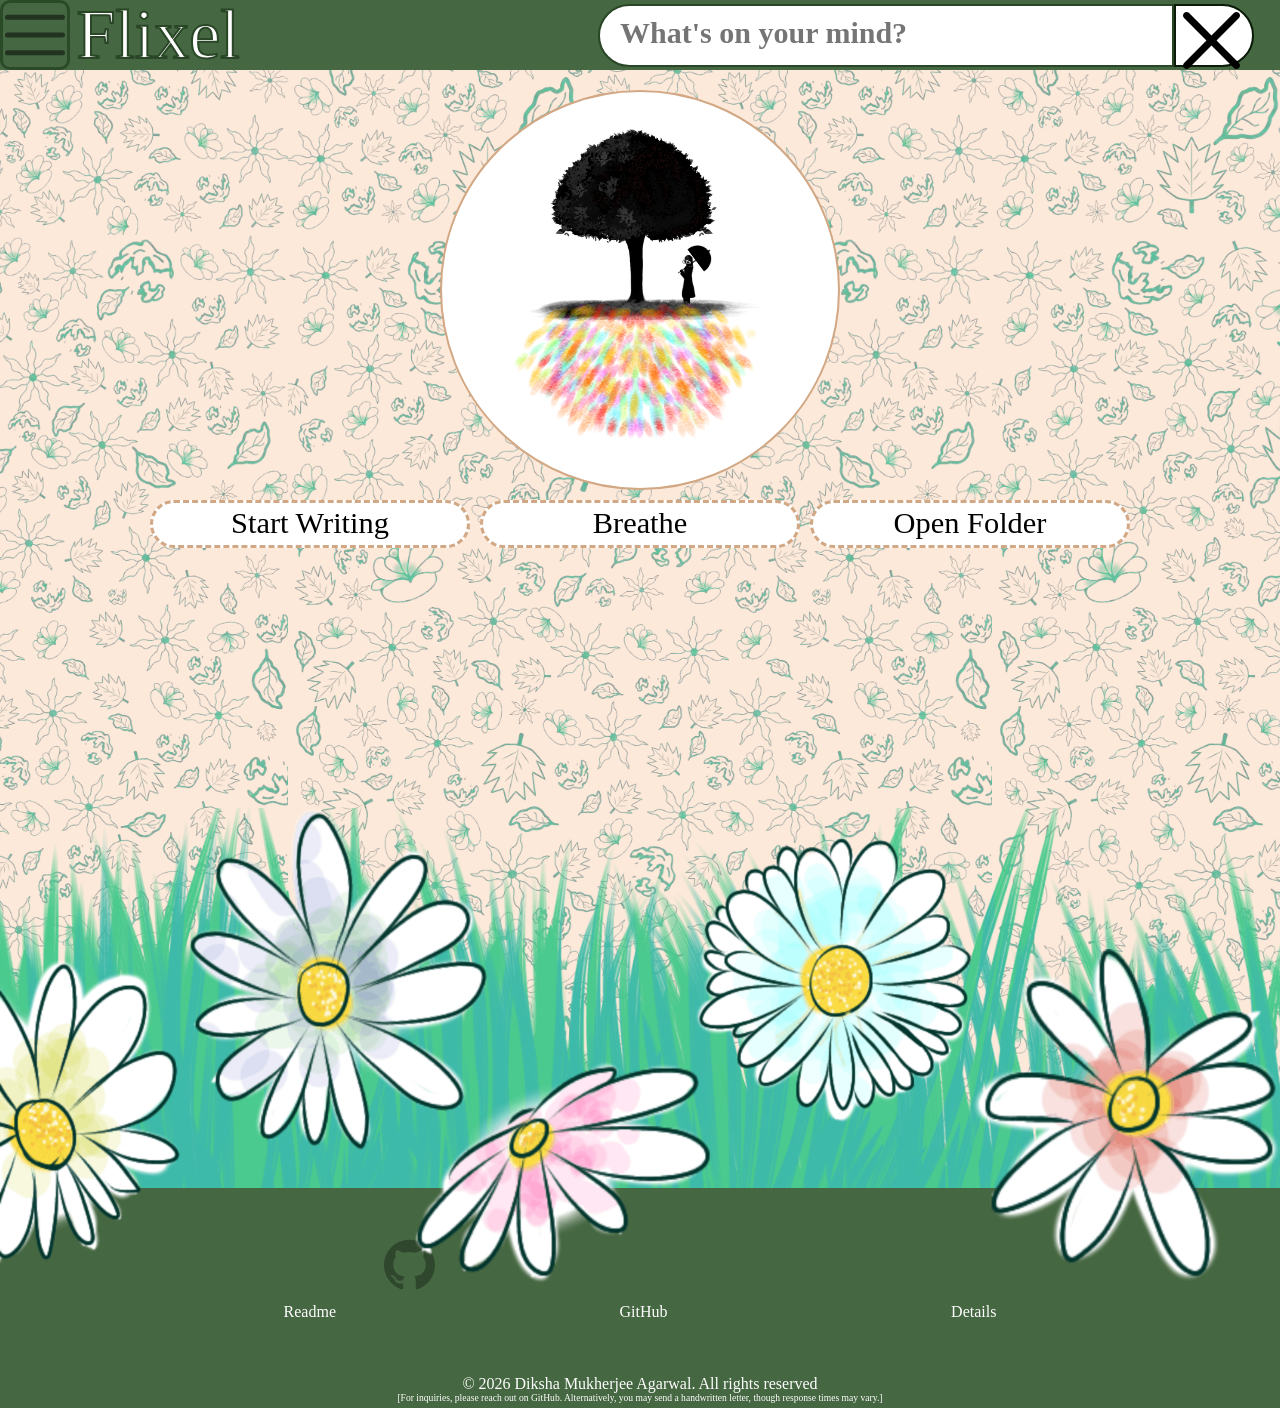
<file: index.html>
<!DOCTYPE html>
<html lang="en">
 
<!-- For designing the layout and functioning of the page -->
 
  <head>
    <meta charset="UTF-8">
    <meta name="viewport" content="width=device-width, initial-scale=1.0">
    
    <title>flixel</title>
   
    <link rel="stylesheet" href="styles/style.css">
   
    <script src="javaScript(client side)/script.js" defer></script>

  </head>

  <!-- Elements which will be visible on the page -->
  
  <body>

   
    <header>

      <button class="hamburger-icon  js-hamburger-icon">
          
        <img src="assets/icons/menu-burger.svg">
      
      </button>
      
      <div class="logo">
        <p>Flixel</p>
      </div>


        <div class="search-box js-search-box">

          <input class="search-bar js-search-bar" type="text" placeholder="What's on your mind?">
          
          <button class="cross-icon js-cross-icon">

            <img src="assets\icons\cross.svg">
          
          </button>

          <ul class="suggestion-box js-suggestion-box">

            <li>Happy</li>
            <li>Sad</li>
            <li>demotivating</li>
            <li>need motivation</li>

            <li id="others-option" style="display: none;">others</li>

          </ul>

        </div>

    </header>

    <navbar class="navbar js-navbar">

      <div class="cross js-cross">
        <button><img src="assets\icons\cross.svg"></button>
      </div>

      <ul>
        <li><a href="HTML/writing.html">Start Writing</a></li>
        <li><a href="HTML/breathe.html">Breathe</a></li>
        <li><a href="HTML/folder.html">Open folder</a></li>
        <li><a href="https://github.com/Diksha-MukherjeeAgarwal/Flixel/blob/main/readme.md">Readme</a></li>
        <li><a href="https://github.com/Diksha-MukherjeeAgarwal/Flixel">GitHub</a></li>
        <li><a href="https://github.com/Diksha-MukherjeeAgarwal/Flixel/blob/main/details.md">Details</a></li>
      </ul>

    </navbar>
    
    <div class="overlay js-overlay"></div>
    
    <div class="output js-output"></div>
    
    <main>

      <div class="tree-sketch js-intraBox">

        <img src="assets/tree/tree.png" alt="a branch of a tree" class="branch">

        <img src="assets/tree/roots.png" alt="colorful bleed down the tree" class="roots">

        <img src="assets/tree/pose_down.png" alt="a branch of a tree" class="pose-down">

        <img src="assets/tree/umbrella.png" alt="a branch of a tree" class="umbrella">

        <img src="assets/tree/grass_sihouette.png" class="grass-shadow">

        <div class="leaves">

          <img src="assets/tree/leaf-1.png" class="leaf-1 leaf">
          <img src="assets/tree/leaf-2.png" class="leaf-2 leaf">
          <img src="assets/tree/leaf-3.png" class="leaf-3 leaf">
          <img src="assets/tree/leaf-4.png" class="leaf-4 leaf">
          <img src="assets/tree/leaf-5.png" class="leaf-5 leaf">
          <img src="assets/tree/leaf-6.png" class="leaf-6 leaf">
          <img src="assets/tree/leaf-7.png" class="leaf-7 leaf">
          <img src="assets/tree/leaf-8.png" class="leaf-8 leaf">
          <img src="assets/tree/leaf-9.png" class="leaf-9 leaf">
          <img src="assets/tree/leaf-10.png" class="leaf-10 leaf">
          <img src="assets/tree/leaf-11.png" class="leaf-11 leaf">
          <img src="assets/tree/leaf-12.png" class="leaf-12 leaf">

        </div>
      
      </div>

      <div class="div-buttons">
        <button  class="buttons js-button-startwriting">Start Writing</button>
        <button class="buttons js-button-breathe" >Breathe</button>
        <button class="buttons js-button-openfolder">Open Folder</button>
      </div>

    </main>
   
    <footer>
    
      <div class="footer-box">
       
        <a href="https://github.com/Diksha-MukherjeeAgarwal/Flixel" class="github-icon"><img src="assets\icons\github.svg"></a>

        <div class="footer-hyperlinks">
          <a href="https://github.com/Diksha-MukherjeeAgarwal/Flixel/blob/main/readme.md">Readme</a>
          <a href="https://github.com/Diksha-MukherjeeAgarwal/Flixel">GitHub</a>
          <a href="https://github.com/Diksha-MukherjeeAgarwal/Flixel/blob/main/details.md">Details</a>
        </div>

        <div class="copyright">© 2026 Diksha Mukherjee Agarwal. All rights reserved </div>
        <p class="contact">[For inquiries, please reach out on GitHub. Alternatively, you may send a handwritten letter, though response times may vary.]</p>

      </div>
      <img src="assets/background/Flowers.png" alt="a flower decoration" class="footer-flowers">
      <img src="assets/background/grass.png" alt="a grass decoration" class="footer-grass">
    
    </footer>

  </body>

</html>
</file>
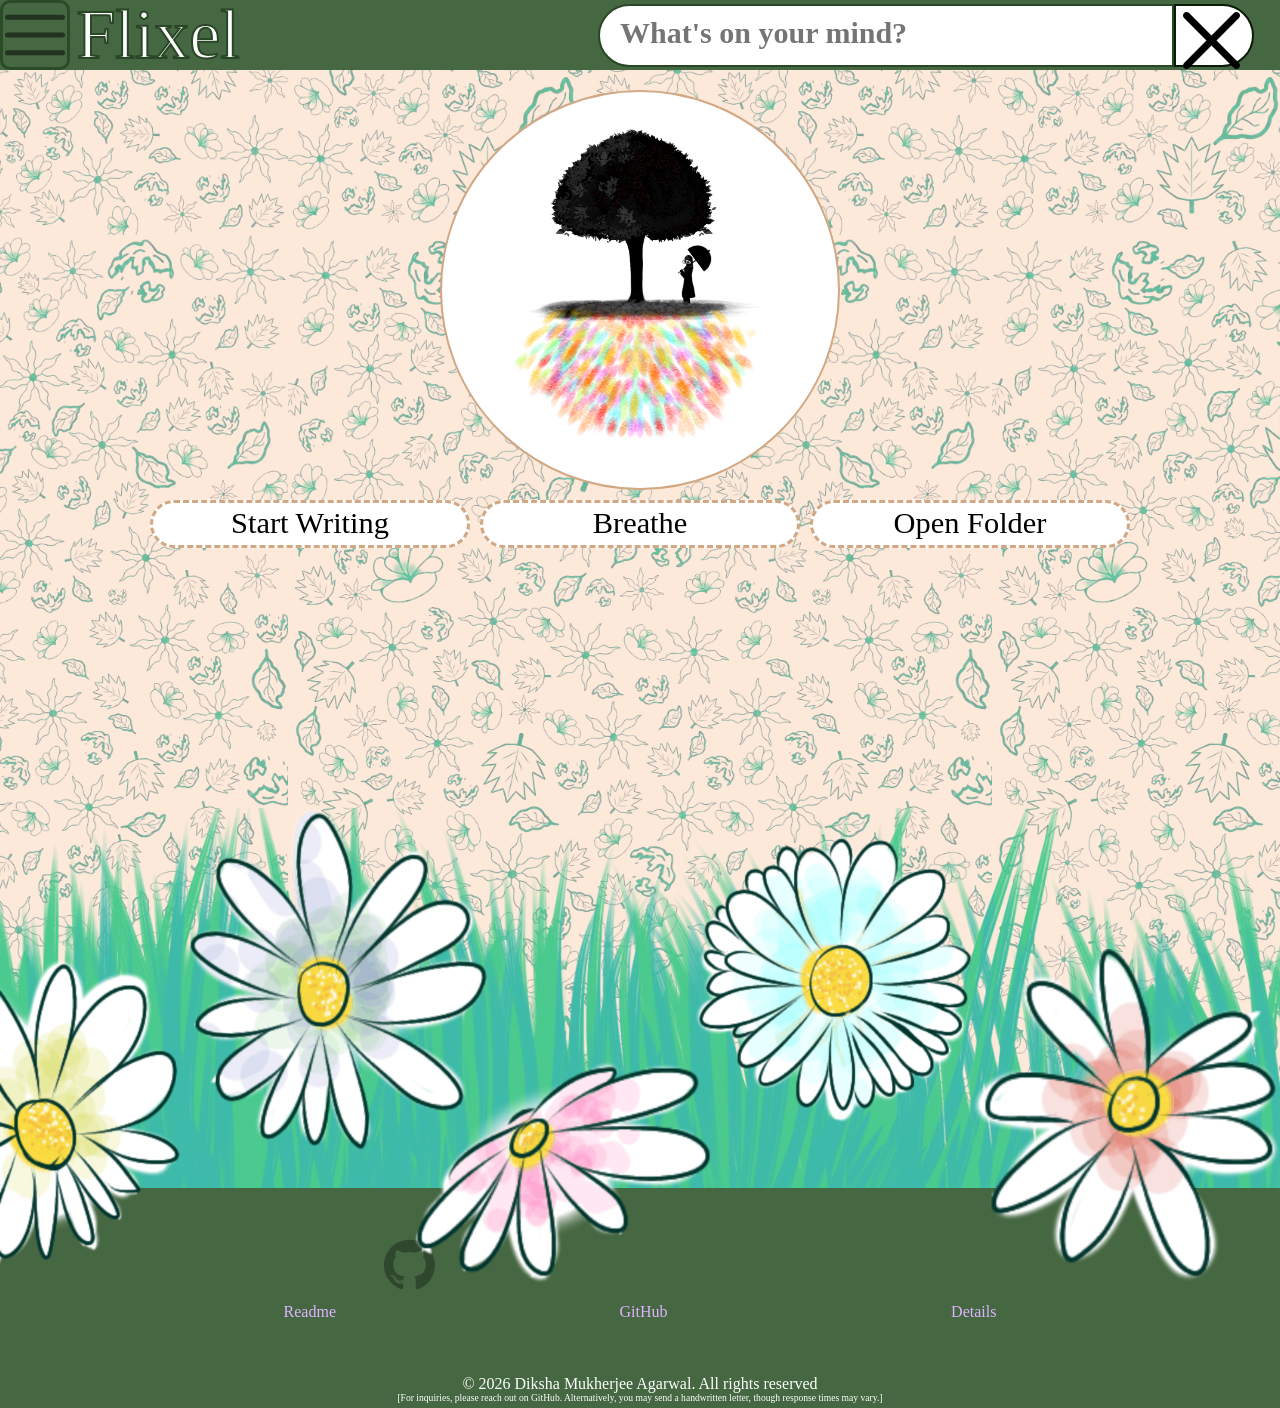
<file: code/index.html>
<!DOCTYPE html>
<html lang="en">
 
<!-- For designing the layout and functioning of the page -->
 
  <head>
    <meta charset="UTF-8">
    <meta name="viewport" content="width=device-width, initial-scale=1.0">
    
    <title>flixel</title>
   
    <link rel="stylesheet" href="style.css">
   
    <script src="script.js" defer></script>

  </head>

  <!-- Elements which will be visible on the page -->
  
  <body>

   
    <header>

      <button class="hamburger-icon  js-hamburger-icon">
          
        <img src="../assets/icons/menu-burger.svg">
      
      </button>
      
      <div class="logo">
        <p>Flixel</p>
      </div>


        <div class="search-box js-search-box">

          <input class="search-bar js-search-bar" type="text" placeholder="What's on your mind?">
          
          <button class="cross-icon js-cross-icon">

            <img src="..\assets\icons\cross.svg">
          
          </button>

          <ul class="suggestion-box js-suggestion-box">

            <li>Happy</li>
            <li>Sad</li>
            <li>demotivating</li>
            <li>need motivation</li>

            <li id="others-option" style="display: none;">others</li>

          </ul>

        </div>

    </header>

    <navbar class="navbar js-navbar">

      <div class="cross js-cross">
        <button><img src="..\assets\icons\cross.svg"></button>
      </div>

      <ul>
        <li><a href="">Start Writing</a></li>
        <li><a href="">Breathe</a></li>
        <li><a href="">Open folder</a></li>
        <li><a href="">Readme</a></li>
        <li><a href="">GitHub</a></li>
        <li><a href="">Details</a></li>
      </ul>

    </navbar>
    
    <div class="overlay js-overlay"></div>
    
    <div class="output js-output"></div>
    
    <main>

      <div class="tree-sketch js-intraBox">

        <img src="../assets/tree/tree.png" alt="a branch of a tree" class="branch">

        <img src="../assets/tree/roots.png" alt="colorful bleed down the tree" class="roots">

        <img src="../assets/tree/pose_down.png" alt="a branch of a tree" class="pose-down">

        <img src="../assets/tree/umbrella.png" alt="a branch of a tree" class="umbrella">

        <img src="../assets/tree/grass_sihouette.png" class="grass-shadow">

        <div class="leaves">

          <img src="../assets/tree/leaf-1.png" class="leaf-1 leaf">
          <img src="../assets/tree/leaf-2.png" class="leaf-2 leaf">
          <img src="../assets/tree/leaf-3.png" class="leaf-3 leaf">
          <img src="../assets/tree/leaf-4.png" class="leaf-4 leaf">
          <img src="../assets/tree/leaf-5.png" class="leaf-5 leaf">
          <img src="../assets/tree/leaf-6.png" class="leaf-6 leaf">
          <img src="../assets/tree/leaf-7.png" class="leaf-7 leaf">
          <img src="../assets/tree/leaf-8.png" class="leaf-8 leaf">
          <img src="../assets/tree/leaf-9.png" class="leaf-9 leaf">
          <img src="../assets/tree/leaf-10.png" class="leaf-10 leaf">
          <img src="../assets/tree/leaf-11.png" class="leaf-11 leaf">
          <img src="../assets/tree/leaf-12.png" class="leaf-12 leaf">

        </div>
      
      </div>

      <div class="div-buttons">
        <button  class="buttons js-button-startwriting">Start Writing</button>
        <button class="buttons js-button-breathe" >Breathe</button>
        <button class="buttons js-button-openfolder">Open Folder</button>
      </div>

    </main>
   
    <footer>
    
      <div class="footer-box">
       
        <a href="" class="github-icon"><img src="..\assets\icons\github.svg"></a>

        <div class="footer-hyperlinks">
          <a href=""> Readme</a>
          <a href="">GitHub</a>
          <a href="">Details</a>
        </div>

        <div class="copyright">© 2026 Diksha Mukherjee Agarwal. All rights reserved </div>
        <p class="contact">[For inquiries, please reach out on GitHub. Alternatively, you may send a handwritten letter, though response times may vary.]</p>

      </div>
      <img src="../assets/background/Flowers.png" alt="a flower decoration" class="footer-flowers">
      <img src="../assets/background/grass.png" alt="a grass decoration" class="footer-grass">
    
    </footer>

  </body>

</html>
</file>
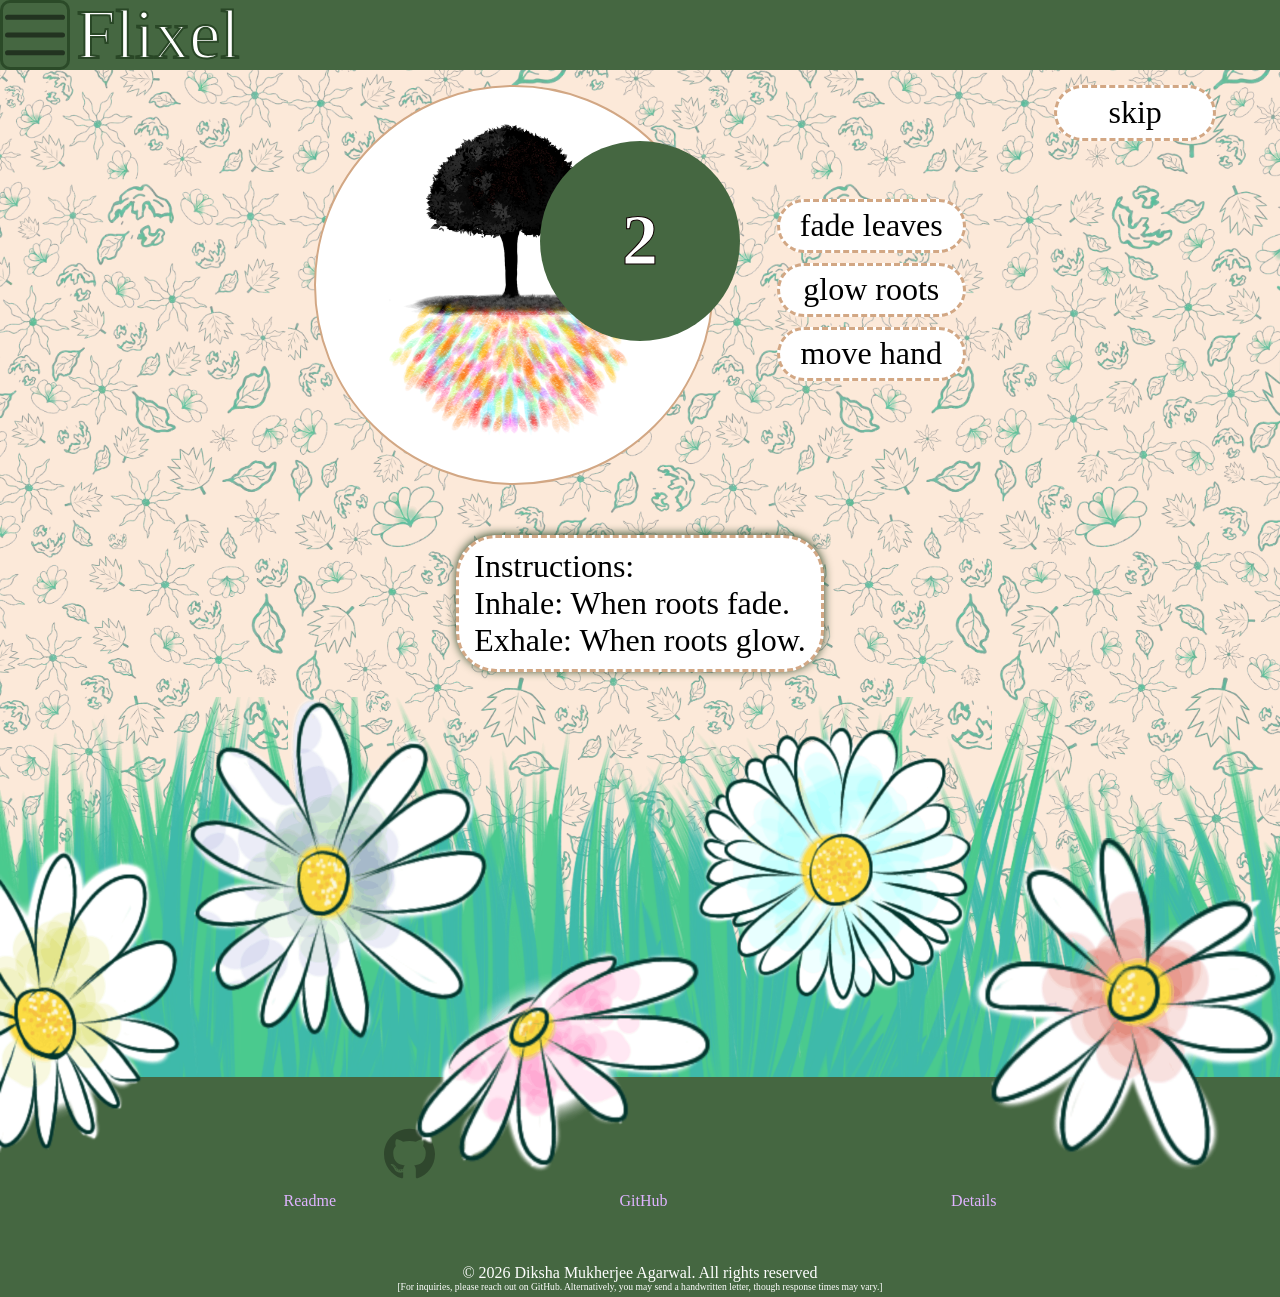
<file: code/breathe.html>
<!DOCTYPE html>
<html lang="en">
 
  <head>
    <meta charset="UTF-8">
    <meta name="viewport" content="width=device-width, initial-scale=1.0">
    
    <title>Breathe</title>
   
    <link rel="stylesheet" href="breathe_style.css">
   
    <script src="breathe_js.js" defer></script>

  </head>

  
  <body>

   
    <header>
      
      <button class="hamburger-icon js-hamburger-icon"><img src="../assets/icons/menu-burger.svg"></button>

        
      <navbar class="navbar js-navbar">

        <div class="cross js-cross">
          <button><img src="..\assets\icons\cross.svg"></button>
        </div>

        <ul>
          <li><a href="">Start Writing</a></li>
          <li><a href="">Breathe</a></li>
          <li><a href="">Open folder</a></li>
          <li><a href="">Readme</a></li>
          <li><a href="">GitHub</a></li>
          <li><a href="">Details</a></li>
        </ul>

      </navbar>
      
      <div class="overlay js-overlay"></div>
      
      <div class="logo"> Flixel </div>
    
    </header>

    <main>
    
    <div class="count-UI js-count-UI">

      <div class="div-skipbutton"> <button class="js-skip-button play-button">skip</button> </div>
      <div class="div-count js-div-count"></div>

    </div>
   
      <div class="row-1">

        <div class="tree-sketch js-intraBox">

          <img src="../assets/tree/tree.png" alt="a branch of a tree" class="branch">

          <img src="../assets/tree/roots.png" alt="colorful bleed down the tree" class="roots js-roots">

          <img src="../assets/tree/pose_down.png" class="pose-down">

          <!-- <img src="../assets/tree/pose_up.png" class="pose-down"> -->

          <img src="../assets/tree/umbrella.png" alt="a branch of a tree" class="umbrella js-umbrella">

          <img src="../assets/tree/grass_sihouette.png" class="grass-shadow">

          <div class="leaves">

            <img src="../assets/tree/leaf-1.png" class="leaf-1 leaf js-leaf">
            <img src="../assets/tree/leaf-2.png" class="leaf-2 leaf js-leaf">
            <img src="../assets/tree/leaf-3.png" class="leaf-3 leaf js-leaf">
            <img src="../assets/tree/leaf-4.png" class="leaf-4 leaf js-leaf">
            <img src="../assets/tree/leaf-5.png" class="leaf-5 leaf js-leaf">
            <img src="../assets/tree/leaf-6.png" class="leaf-6 leaf js-leaf">
            <img src="../assets/tree/leaf-7.png" class="leaf-7 leaf js-leaf">
            <img src="../assets/tree/leaf-8.png" class="leaf-8 leaf js-leaf">
            <img src="../assets/tree/leaf-9.png" class="leaf-9 leaf js-leaf">
            <img src="../assets/tree/leaf-10.png" class="leaf-10 leaf js-leaf">
            <img src="../assets/tree/leaf-11.png" class="leaf-11 leaf js-leaf">
            <img src="../assets/tree/leaf-12.png" class="leaf-12 leaf js-leaf">

          </div>
        
       
        </div>

        
        <div class="play-buttons">

          <button class="play-button js-fadeleaves-button">fade leaves</button>
          <button class="play-button js-glowroots-button">glow roots</button>
          <button class="play-button js-movehand-button">move hand</button>
         
        </div>
     
      </div>

      <div class="instructions js-instructions">Instructions:
        <br>
        Inhale: When roots fade.
        <br>
        Exhale: When roots glow.
      </div>

      
    </main>
   
    <footer>
    
      <div class="footer-box">
        
        <a href="" class="github-icon"><img src="..\assets\icons\github.svg"></a>

        <div class="footer-hyperlinks">
          <a href=""> Readme</a>
          <a href="">GitHub</a>
          <a href="">Details</a>
        </div>

        <div class="copyright">© 2026 Diksha Mukherjee Agarwal. All rights reserved </div>
        <p class="contact">[For inquiries, please reach out on GitHub. Alternatively, you may send a handwritten letter, though response times may vary.]</p>

      </div>
      
      <img src="../assets/background/Flowers.png" alt="a flower decoration" class="footer-flowers">
      <img src="../assets/background/grass.png" alt="a grass decoration" class="footer-grass">
    
    </footer>

  </body>

</html>
</file>
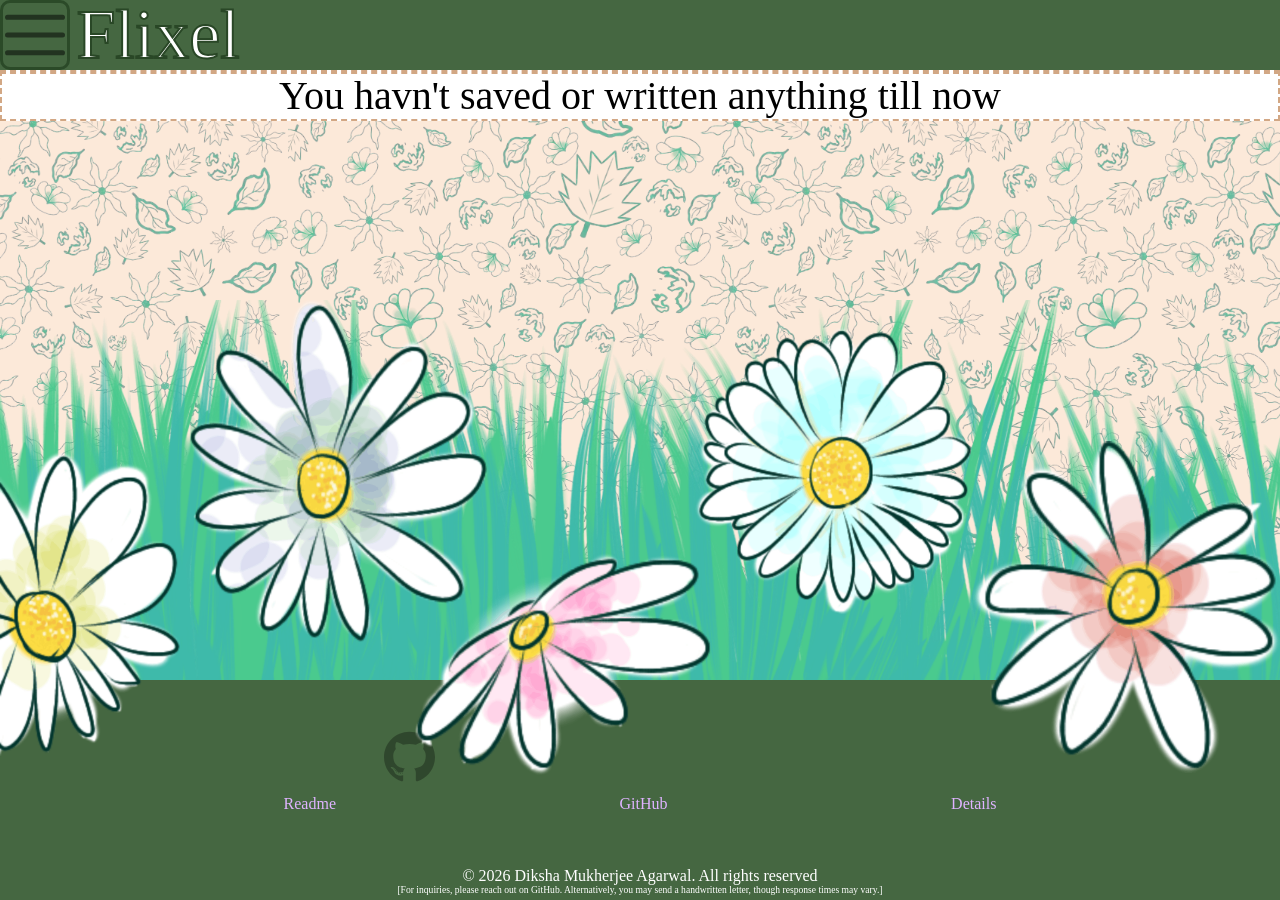
<file: code/folder.html>
<!DOCTYPE html>
<html lang="en">
 
 <!-- For designing the layout and functioning of the page -->
 
  <head>
    <meta charset="UTF-8">
    <meta name="viewport" content="width=device-width, initial-scale=1.0">

    <title>Folder</title>

    <link rel="stylesheet" href="folder_style.css">

    <script src="folder_js.js" defer></script>

  </head>

  <body>

    <header>
      
      <button class="hamburger-icon js-hamburger-icon"><img src="../assets/icons/menu-burger.svg"></button>

        
      <navbar class="navbar js-navbar">

        <div class="cross js-cross">
          <button><img src="..\assets\icons\cross.svg"></button>
        </div>

        <ul>
          <li><a href="">Start Writing</a></li>
          <li><a href="">Breathe</a></li>
          <li><a href="">Open folder</a></li>
          <li><a href="">Readme</a></li>
          <li><a href="">GitHub</a></li>
          <li><a href="">Details</a></li>
        </ul>

      </navbar>
      
      <div class="overlay js-overlay"></div>
      
      <div class="logo"> Flixel </div>
    
    </header>

    <main>

      <div class="file-container js-file-container">
       
        <div class="file js-file">
        
        </div>

      </div>

      <div class="folder-box js-folder-box"></div>

      <div class="notice">You havn't saved or written anything till now</div>
     
    </main>

    <footer>
      
      <img src="../assets/background/Flowers.png" alt="a flower decoration" class="footer-flowers">
      <img src="../assets/background/grass.png" alt="a grass decoration" class="footer-grass"> 
   
      <div class="footer-box">

        <a href="" class="github-icon"><img src="..\assets\icons\github.svg"></a>

        <div class="footer-hyperlinks">
          <a href=""> Readme</a>
          <a href="">GitHub</a>
          <a href="">Details</a>
        </div>

        <div class="copyright">© 2026 Diksha Mukherjee Agarwal. All rights reserved </div>
        <p class="contact">[For inquiries, please reach out on GitHub. Alternatively, you may send a handwritten letter, though response times may vary.]</p>

      </div>
    
    </footer>

  </body>

</html>
</file>
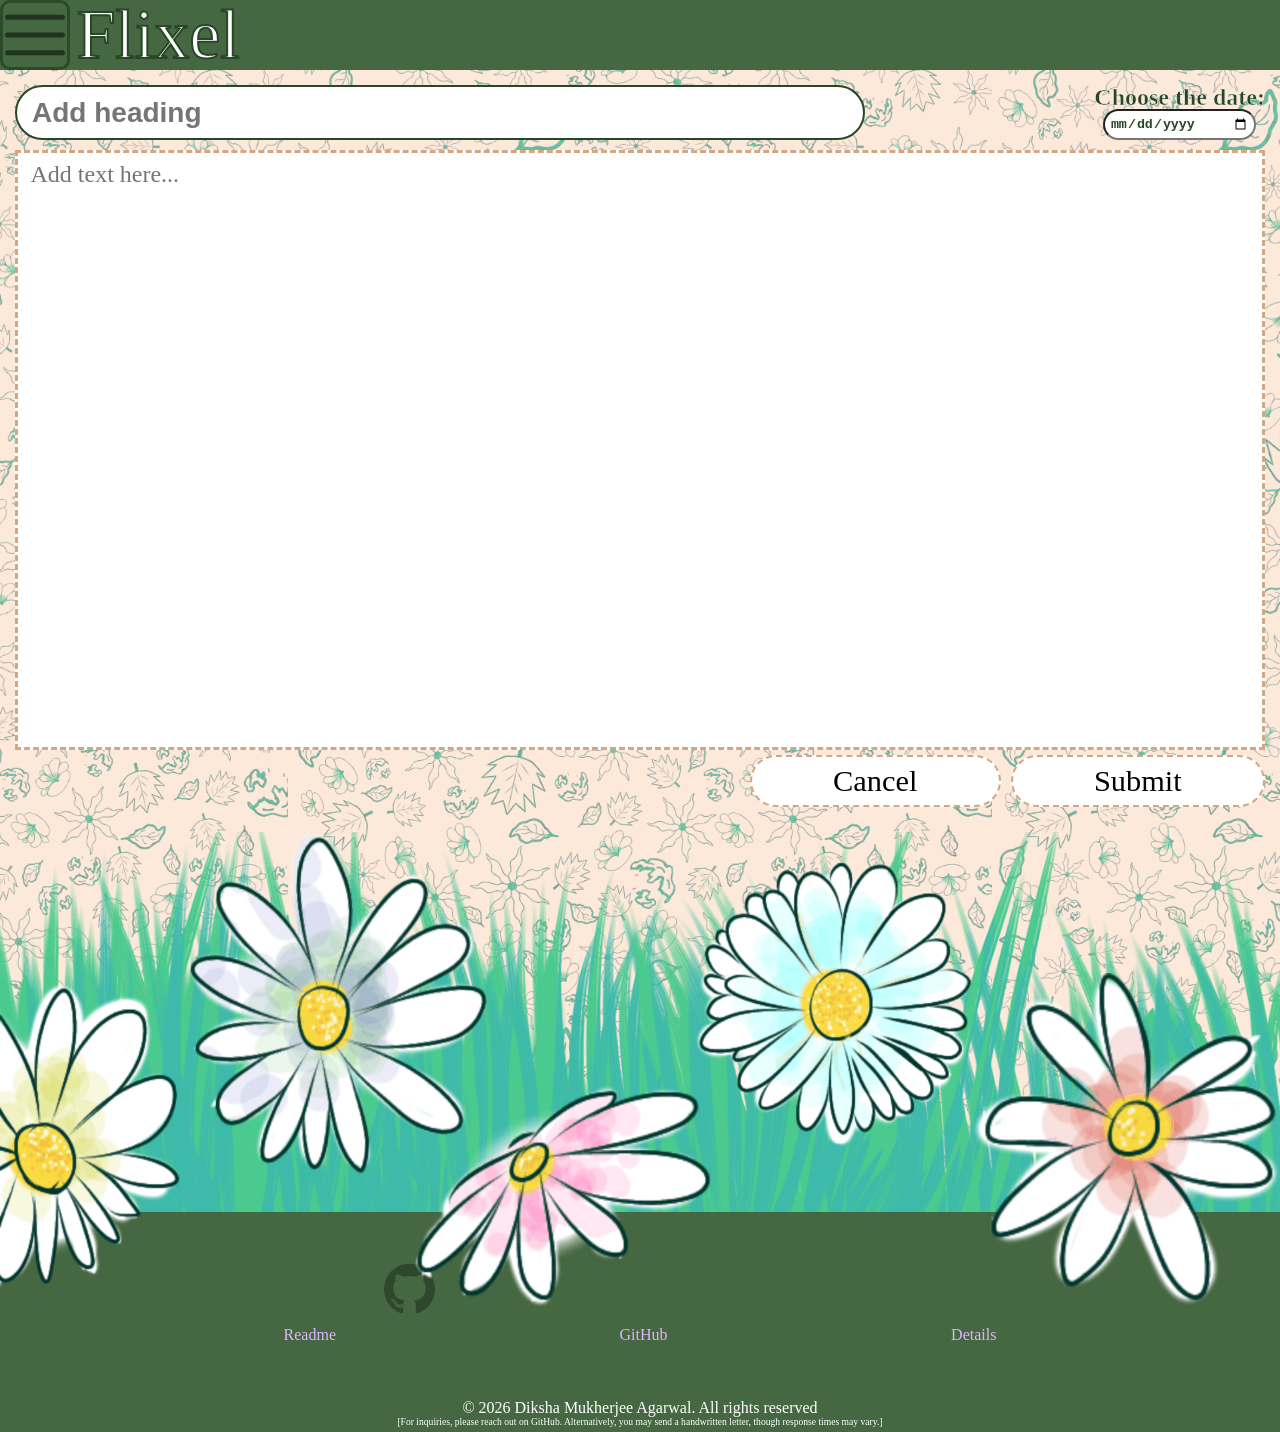
<file: code/writing.html>
<!DOCTYPE html>
<html lang="en">
 
 <!-- For designing the layout and functioning of the page -->
 
  <head>
    <meta charset="UTF-8">
    <meta name="viewport" content="width=device-width, initial-scale=1.0">

    <title>Writing</title>

    <link rel="stylesheet" href="writing_style.css">

    <script src="writing_js.js" defer></script>

  </head>

  <body>

    <header>
      
      <button class="hamburger-icon js-hamburger-icon">
        <img src="../assets/icons/menu-burger.svg">
      </button>

        
      <navbar class="navbar js-navbar">

        <div class="cross js-cross">
          <button><img src="..\assets\icons\cross.svg"></button>
        </div>

        <ul>
          <li><a href="">Start Writing</a></li>
          <li><a href="">Breathe</a></li>
          <li><a href="">Open folder</a></li>
          <li><a href="">Readme</a></li>
          <li><a href="">GitHub</a></li>
          <li><a href="">Details</a></li>
        </ul>

      </navbar>
      
      <div class="overlay js-overlay"></div>
      
      <div class="logo"> Flixel </div>
    
    </header>

    <main>

      <div class="popup-container js-popup-container">
       
        <div class="popup-box">
          
          <p>Do you want to remove this entry?</p>
         
          <div class="popup-buttons">
           
            <button class="popup-button js-yes-button">Yes</button>
            <button class="popup-button js-no-button">No</button>
          
          </div>
          
        </div>
      
      </div>
      
      <div class="row-1">
        <input class="heading-box js-heading-box" type="text" placeholder="Add heading">
        <div class="date-box">
          <label for="start-date">Choose the date:</label>
          <input type="date" id="start-date">
        </div>
      </div>

      <textarea class="text-box js-text-box" placeholder="Add text here..."></textarea>

      <div class="file-button">

        <button class="buttons js-button-cancel">Cancel</button>
        <button class="buttons js-button-submit">Submit</button>

     </div>

    
    </main>

    <footer>
      
      <img src="../assets/background/Flowers.png" alt="a flower decoration" class="footer-flowers">
      <img src="../assets/background/grass.png" alt="a grass decoration" class="footer-grass"> 
   
      <div class="footer-box">
        
        <a href="" class="github-icon"><img src="..\assets\icons\github.svg"></a>

        <div class="footer-hyperlinks">
          <a href=""> Readme</a>
          <a href="">GitHub</a>
          <a href="">Details</a>
        </div>

        <div class="copyright">© 2026 Diksha Mukherjee Agarwal. All rights reserved </div>
        <p class="contact">[For inquiries, please reach out on GitHub. Alternatively, you may send a handwritten letter, though response times may vary.]</p>

      </div>
    
    </footer>

  </body>

</html>
</file>
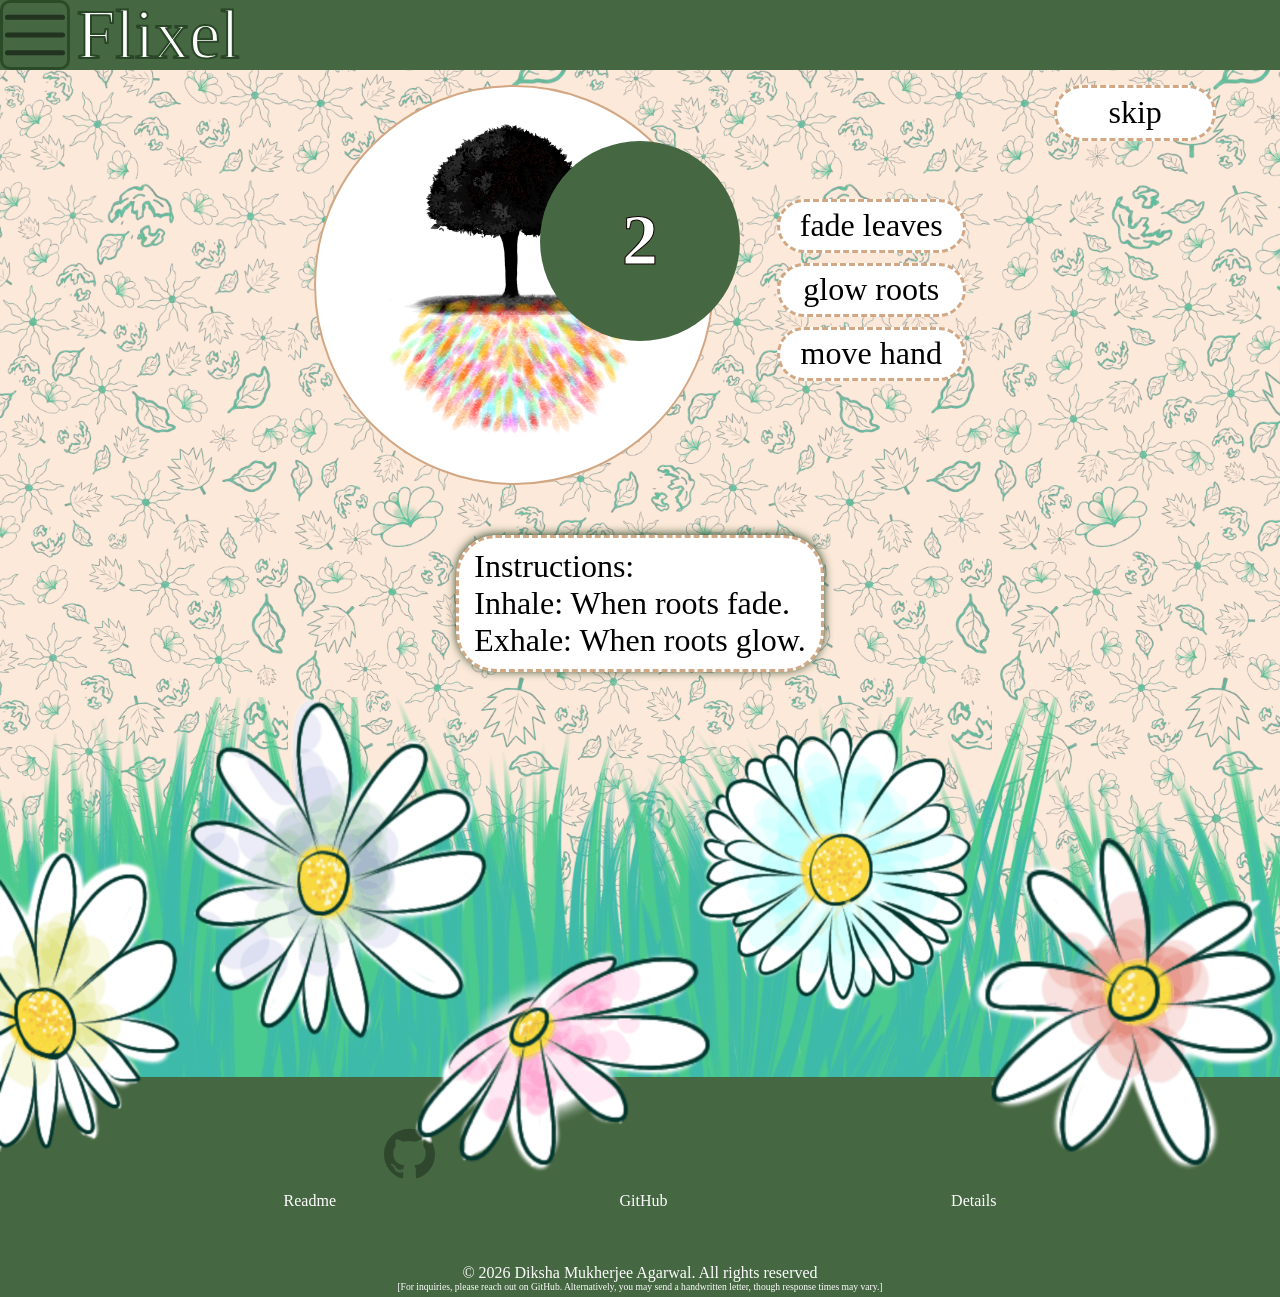
<file: HTML/breathe.html>
<!DOCTYPE html>
<html lang="en">
 
  <head>
    <meta charset="UTF-8">
    <meta name="viewport" content="width=device-width, initial-scale=1.0">
    
    <title>Breathe</title>
   
    <link rel="stylesheet" href="../styles/breathe_style.css">
   
    <script src="../javaScript(client side)/breathe_js.js" defer></script>

  </head>

  
  <body>

   
    <header>
      
      <button class="hamburger-icon js-hamburger-icon"><img src="../assets/icons/menu-burger.svg"></button>

        
      <navbar class="navbar js-navbar">

        <div class="cross js-cross">
          <button><img src="..\assets\icons\cross.svg"></button>
        </div>

        <ul>
          <li><a href="writing.html">Start Writing</a></li>
          <li><a href="breathe.html">Breathe</a></li>
          <li><a href="folder.html">Open folder</a></li>
          <li><a href="https://github.com/Diksha-MukherjeeAgarwal/Flixel/blob/main/readme.md">Readme</a></li>
          <li><a href="https://github.com/Diksha-MukherjeeAgarwal/Flixel">GitHub</a></li>
          <li><a href="https://github.com/Diksha-MukherjeeAgarwal/Flixel/blob/main/details.md">Details</a></li>
        </ul>

      </navbar>
      
      <div class="overlay js-overlay"></div>
      
      <div class="logo"> Flixel </div>
    
    </header>

    <main>
    
    <div class="count-UI js-count-UI">

      <div class="div-skipbutton"> <button class="js-skip-button play-button">skip</button> </div>
      <div class="div-count js-div-count"></div>

    </div>
   
      <div class="row-1">

        <div class="tree-sketch js-intraBox">

          <img src="../assets/tree/tree.png" alt="a branch of a tree" class="branch">

          <img src="../assets/tree/roots.png" alt="colorful bleed down the tree" class="roots js-roots">

          <img src="../assets/tree/pose_down.png" class="pose-down">

          <img src="../assets/tree/umbrella.png" alt="a branch of a tree" class="umbrella js-umbrella">

          <img src="../assets/tree/grass_sihouette.png" class="grass-shadow">

          <div class="leaves">

            <img src="../assets/tree/leaf-1.png" class="leaf-1 leaf js-leaf">
            <img src="../assets/tree/leaf-2.png" class="leaf-2 leaf js-leaf">
            <img src="../assets/tree/leaf-3.png" class="leaf-3 leaf js-leaf">
            <img src="../assets/tree/leaf-4.png" class="leaf-4 leaf js-leaf">
            <img src="../assets/tree/leaf-5.png" class="leaf-5 leaf js-leaf">
            <img src="../assets/tree/leaf-6.png" class="leaf-6 leaf js-leaf">
            <img src="../assets/tree/leaf-7.png" class="leaf-7 leaf js-leaf">
            <img src="../assets/tree/leaf-8.png" class="leaf-8 leaf js-leaf">
            <img src="../assets/tree/leaf-9.png" class="leaf-9 leaf js-leaf">
            <img src="../assets/tree/leaf-10.png" class="leaf-10 leaf js-leaf">
            <img src="../assets/tree/leaf-11.png" class="leaf-11 leaf js-leaf">
            <img src="../assets/tree/leaf-12.png" class="leaf-12 leaf js-leaf">

          </div>
        
       
        </div>

        
        <div class="play-buttons">

          <button class="play-button js-fadeleaves-button">fade leaves</button>
          <button class="play-button js-glowroots-button">glow roots</button>
          <button class="play-button js-movehand-button">move hand</button>
         
        </div>
     
      </div>

      <div class="instructions js-instructions">Instructions:
        <br>
        Inhale: When roots fade.
        <br>
        Exhale: When roots glow.
      </div>

      
    </main>
   
    <footer>
    
      <div class="footer-box">
        
        <a href="" class="github-icon"><img src="..\assets\icons\github.svg"></a>

        <div class="footer-hyperlinks">
          <a href="https://github.com/Diksha-MukherjeeAgarwal/Flixel/blob/main/readme.md">Readme</a>
          <a href="https://github.com/Diksha-MukherjeeAgarwal/Flixel">GitHub</a>
          <a href="https://github.com/Diksha-MukherjeeAgarwal/Flixel/blob/main/details.md">Details</a>
        </div>

        <div class="copyright">© 2026 Diksha Mukherjee Agarwal. All rights reserved </div>
        <p class="contact">[For inquiries, please reach out on GitHub. Alternatively, you may send a handwritten letter, though response times may vary.]</p>

      </div>
      
      <img src="../assets/background/Flowers.png" alt="a flower decoration" class="footer-flowers">
      <img src="../assets/background/grass.png" alt="a grass decoration" class="footer-grass">
    
    </footer>

  </body>

</html>
</file>
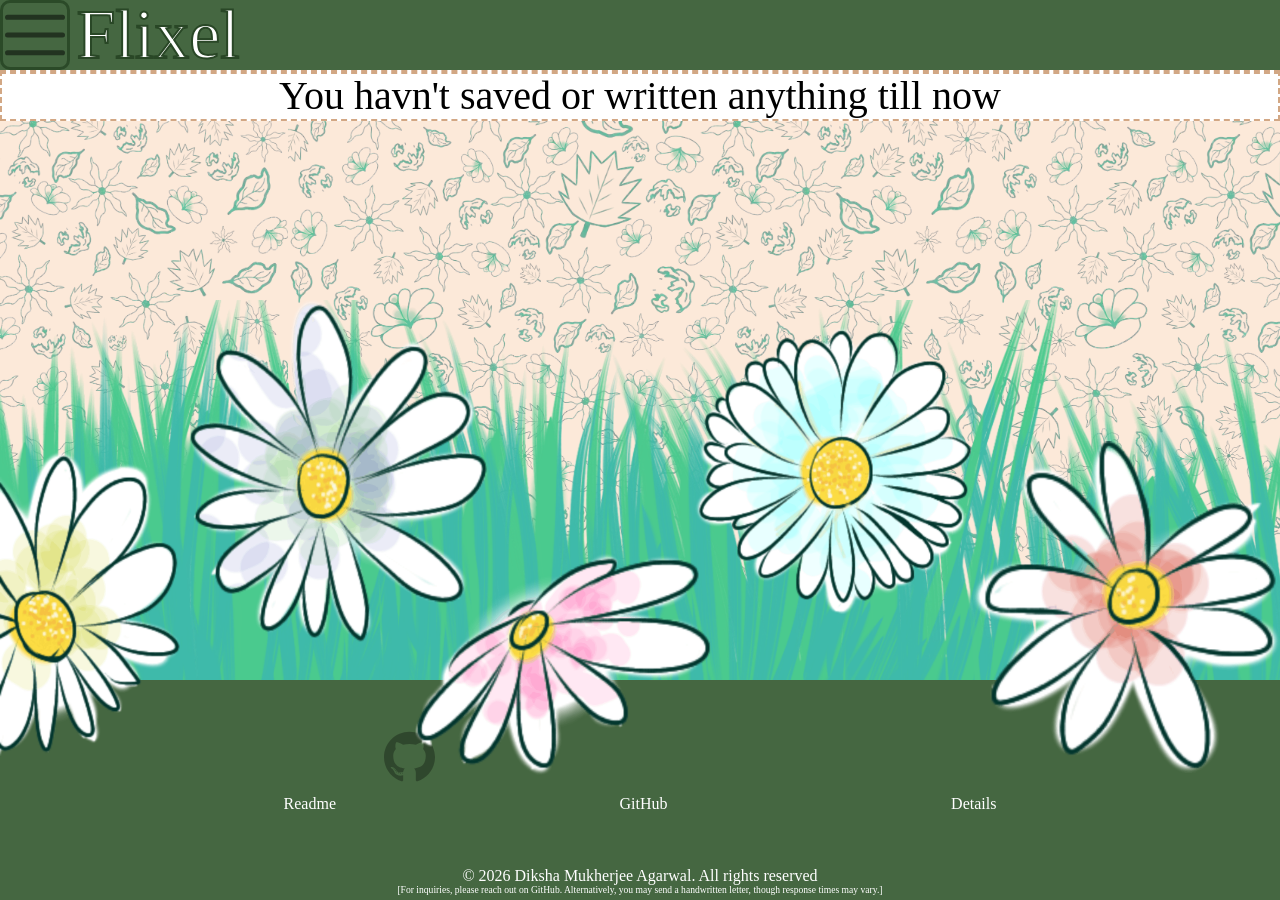
<file: HTML/folder.html>
<!DOCTYPE html>
<html lang="en">
 
 <!-- For designing the layout and functioning of the page -->
 
  <head>
    <meta charset="UTF-8">
    <meta name="viewport" content="width=device-width, initial-scale=1.0">

    <title>Folder</title>

    <link rel="stylesheet" href="..\styles\folder_style.css">

    <script src="../javaScript(client side)/folder_js.js" defer></script>

  </head>

  <body>

    <header>
      
      <button class="hamburger-icon js-hamburger-icon"><img src="../assets/icons/menu-burger.svg"></button>

        
      <navbar class="navbar js-navbar">

        <div class="cross js-cross">
          <button><img src="..\assets\icons\cross.svg"></button>
        </div>

        <ul>
          <li><a href="writing.html">Start Writing</a></li>
          <li><a href="breathe.html">Breathe</a></li>
          <li><a href="folder.html">Open folder</a></li>
          <li><a href="https://github.com/Diksha-MukherjeeAgarwal/Flixel/blob/main/readme.md">Readme</a></li>
          <li><a href="https://github.com/Diksha-MukherjeeAgarwal/Flixel">GitHub</a></li>
          <li><a href="https://github.com/Diksha-MukherjeeAgarwal/Flixel/blob/main/details.md">Details</a></li>
        </ul>

      </navbar>
      
      <div class="overlay js-overlay"></div>
      
      <div class="logo"> Flixel </div>
    
    </header>

    <main>

      <div class="file-container js-file-container">
       
        <div class="file js-file">
        
        </div>

      </div>

      <div class="folder-box js-folder-box"></div>

      <div class="notice">You havn't saved or written anything till now</div>
     
    </main>

    <footer>
      
      <img src="../assets/background/Flowers.png" alt="a flower decoration" class="footer-flowers">
      <img src="../assets/background/grass.png" alt="a grass decoration" class="footer-grass"> 
   
      <div class="footer-box">

        <a href="" class="github-icon"><img src="..\assets\icons\github.svg"></a>

        <div class="footer-hyperlinks">
          <a href="https://github.com/Diksha-MukherjeeAgarwal/Flixel/blob/main/readme.md">Readme</a>
          <a href="https://github.com/Diksha-MukherjeeAgarwal/Flixel">GitHub</a>
          <a href="https://github.com/Diksha-MukherjeeAgarwal/Flixel/blob/main/details.md">Details</a>
        </div>

        <div class="copyright">© 2026 Diksha Mukherjee Agarwal. All rights reserved </div>
        <p class="contact">[For inquiries, please reach out on GitHub. Alternatively, you may send a handwritten letter, though response times may vary.]</p>

      </div>
    
    </footer>

  </body>

</html>
</file>
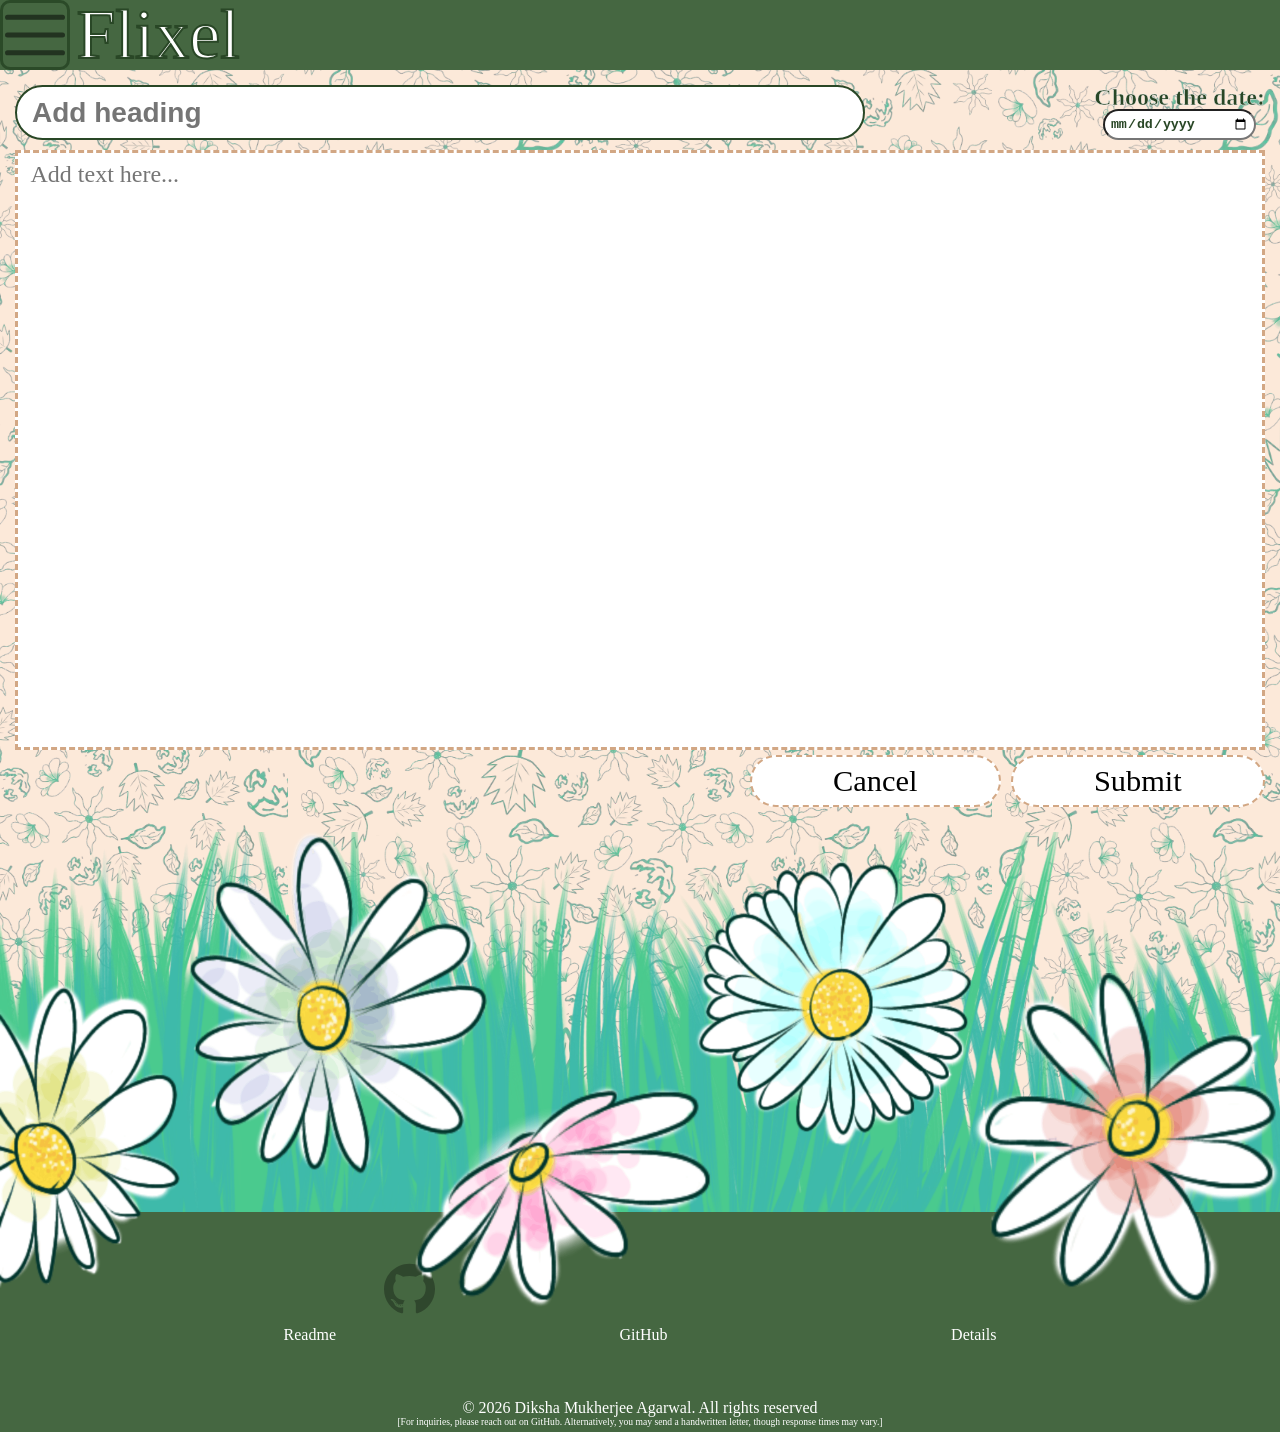
<file: HTML/writing.html>
<!DOCTYPE html>
<html lang="en">
 
 <!-- For designing the layout and functioning of the page -->
 
  <head>
    <meta charset="UTF-8">
    <meta name="viewport" content="width=device-width, initial-scale=1.0">

    <title>Writing</title>

    <link rel="stylesheet" href="../styles/writing_style.css">

    <script src="../javaScript(client side)/writing_js.js" defer></script>

  </head>

  <body>

    <header>
      
      <button class="hamburger-icon js-hamburger-icon">
        <img src="../assets/icons/menu-burger.svg">
      </button>

        
      <navbar class="navbar js-navbar">

        <div class="cross js-cross">
          <button><img src="..\assets\icons\cross.svg"></button>
        </div>

        <ul>
          <li><a href="writing.html">Start Writing</a></li>
          <li><a href="breathe.html">Breathe</a></li>
          <li><a href="folder.html">Open folder</a></li>
          <li><a href="https://github.com/Diksha-MukherjeeAgarwal/Flixel/blob/main/readme.md">Readme</a></li>
          <li><a href="https://github.com/Diksha-MukherjeeAgarwal/Flixel">GitHub</a></li>
          <li><a href="https://github.com/Diksha-MukherjeeAgarwal/Flixel/blob/main/details.md">Details</a></li>
        </ul>

      </navbar>
      
      <div class="overlay js-overlay"></div>
      
      <div class="logo"> Flixel </div>
    
    </header>

    <main>

      <div class="popup-container js-popup-container">
       
        <div class="popup-box">
          
          <p>Do you want to remove this entry?</p>
         
          <div class="popup-buttons">
           
            <button class="popup-button js-yes-button">Yes</button>
            <button class="popup-button js-no-button">No</button>
          
          </div>
          
        </div>
      
      </div>
      
      <div class="row-1">
        <input class="heading-box js-heading-box" type="text" placeholder="Add heading">
        <div class="date-box">
          <label for="start-date">Choose the date:</label>
          <input type="date" id="start-date">
        </div>
      </div>

      <textarea class="text-box js-text-box" placeholder="Add text here..."></textarea>

      <div class="file-button">

        <button class="buttons js-button-cancel">Cancel</button>
        <button class="buttons js-button-submit">Submit</button>

     </div>

    
    </main>

    <footer>
      
      <img src="../assets/background/Flowers.png" alt="a flower decoration" class="footer-flowers">
      <img src="../assets/background/grass.png" alt="a grass decoration" class="footer-grass"> 
   
      <div class="footer-box">
        
        <a href="" class="github-icon"><img src="..\assets\icons\github.svg"></a>

        <div class="footer-hyperlinks">
          <a href="https://github.com/Diksha-MukherjeeAgarwal/Flixel/blob/main/readme.md">Readme</a>
          <a href="https://github.com/Diksha-MukherjeeAgarwal/Flixel">GitHub</a>
          <a href="https://github.com/Diksha-MukherjeeAgarwal/Flixel/blob/main/details.md">Details</a>
        </div>

        <div class="copyright">© 2026 Diksha Mukherjee Agarwal. All rights reserved </div>
        <p class="contact">[For inquiries, please reach out on GitHub. Alternatively, you may send a handwritten letter, though response times may vary.]</p>

      </div>
    
    </footer>

  </body>

</html>
</file>
<file: styles/style.css>
/* =========================================
   Base Reset
   ========================================= */

*{
    margin: 0; 
    padding: 0; 
    box-sizing: border-box;  /* Crucial: stops borders and scrollbars from breaking widths */
}

html, body {
    margin: 0; 
    padding: 0; 
    width: 100%; 
    min-height: 100vh; 
}

/* =========================================
   Header
   ========================================= */
   header{
    display:flex; 
    width: 100%; 
    height: clamp(2.8rem,calc(1.818rem + 3.409vw), 4.375rem); 
    background-color: #456741;
    justify-content: flex-start;
    align-items: center;
    margin-top: 0%;
}

.hamburger-icon{
    display: flex;
    position: relative;
    width: clamp(10px,15vw,70px);
    height: 100%;
    background-color: transparent;
    border-radius: 10px;
    border: 3px solid #294726e6;
    justify-content: center;
    cursor: pointer;
    margin-right: 0.5%;
}

.hamburger-icon img{
    opacity: 0.5;
    max-width: 95%;
    height: 100%;
    max-height: 100%;
}

.logo{
    flex:1;
    display:flex;
    justify-content: flex-start;
    align-items: center;
    color: #ffffff;
    font-family: "Caveat Brush", cursive;
    font-weight: 400;
    font-style: normal;
    font-size: clamp(25px,4.8vw + 1rem,70px); 
    -webkit-text-stroke: 2px #294726;
    height: 100%;
}

.search-box{
    display: flex;
    position: relative;
    margin-right: 2%;
    height: 90%;
    justify-content: flex-end;
    align-items: center;
    border-radius: 50px;
    box-shadow: none;
}

.search-bar{
    width: clamp(2px,45vw,800px);
    height: 100%;
    padding:1%;
    padding-left: 3%;
    border-radius: 50px 0px 0px 50px;
    border: 2px solid #294726;
    color: #456741;
    font-size: clamp(10px,50vw,25px);
    font-family: "Caveat Brush", cursive;
    font-weight: 700;
    font-style: normal;
}

.search-bar:focus{
    outline: none;
    box-shadow: 0px 0px 8px #122634;
}

.search-bar::placeholder{
    font-size: clamp(10px,3vw,30px);
    line-height: normal;
}

.cross-icon{
    display: flex;
    position: relative;
    height: 100%;
    width: clamp(1.25rem, 0.81rem + 7.034vw, 5rem);
    border-radius: 0px 50px 50px 0px;
    background-color: #ffffff;
    border: 2px solid #0a1b08 ;
    padding: max(1%,5px);
    cursor: pointer;

}


.cross-icon img{
    flex: 0 1 auto;
    min-width: 0;
    max-width: 90%;
    height: auto;
    z-index: 1;
}

/* =========================================
   Search list
   ========================================= */
.suggestion-box{
    display: none;
    position: absolute;
    list-style-type:none;
    top: 100%;
    width:100%;
    background-color:rgba(255, 255, 255, 0.5);
    border: 4px dashed #d2a784;
    z-index: 5;
}

.suggestion-box li{
    background-color:  #ffffff;
    border-bottom: 1px solid black;
    padding: 2%;
    font-family: "Caveat Brush", cursive;
    font-weight: 300;
    font-style: normal;
    font-size: clamp(0.625rem,-0.236rem + 4.594vw, 2rem);
    cursor: pointer;
}

.output{
    display: none;
    align-self: center;
    top:50%;
    transform: translateY(-50%) ;
    height: clamp(15.625rem, 10.86rem + 31.767vw, 29.781rem);
    width: 80%;
    word-break:keep-all;
    position: fixed; 
    z-index: 5;
    background-color: #ffffff; 
    border: 3px dashed #d2a784;
    font-family: "Caveat Brush", cursive;
    font-weight: 300;
    font-style: normal;
    font-size: clamp(0.625rem,-0.236rem + 4.594vw, 2rem);
    padding: 5%;
}

.author-name{
    margin-left: auto;
}
/* =========================================
   Navbar
   ========================================= */
.navbar{
    position: fixed;
    display: none;
    flex-direction: column;
    height:100%;
    background-color:rgba(255, 255, 255, 0.5);
    border-right: 2px solid white;
    backdrop-filter: blur(10px);
    width: min(300px,40%);
    padding-top: 5px;
    padding-right: 2px;
    row-gap: 5px;
    z-index: 5;
}

.cross{
   width: 100%;
   height: 5%;
   display: flex;
   justify-content: flex-end;
}

.cross button{
    display: flex;
    aspect-ratio: 1;
    min-width: 0;
    background-color: transparent;
    border: none;
    cursor: pointer;
    padding: 2px;
}

.cross button img{
    flex: 0 1 auto;
    min-width: 0%;
    opacity: 0.3;
}

.navbar ul li{
    font-size: clamp(0.2rem, -0.278rem + 3.825vw, 2rem);
    padding: 5px;
}

.navbar ul li a:link{
    padding: 5px;
    color: black;
    text-decoration: none;
}

.overlay{
    display: none;
    position: fixed;
    z-index: 4;
    inset: 0;
    background-color: #00000011;
}

/* =========================================
   Layout & Background
   ========================================= */

body{
    display: flex;
    flex-direction: column;
    background-color: #fce9d9; 
    background-image: url(../assets/background/background_pattern.webp); 
    background-repeat: repeat;
    background-position: center; 
    background-size: 55% auto; 
}


main{
    flex: 1; /* Allows the main content area to grow and fill the available space between the header and footer */
    flex-direction: column;
    display: flex;
    align-items: center;
    padding: 20px;
    width: 100%;
    margin-bottom: 240px;
    box-sizing: border-box; /* Ensures padding and border within it's specified area */
}

.tree-sketch{
    display: flex;
    position: relative; /* Allows for absolute positioning of child elements if needed */
    justify-self: center;
    width: clamp(10px, 50vw,400px);
    height:  clamp(10px, 50vw,400px); /* Maintains the aspect ratio of the image */
    border-radius: 490px; /* Adds rounded corners to the tree sketch for a softer appearance */
    background-color: #ffffff;
    border: 2px solid #d2a784;
    margin-bottom: 10px; /* Adds space below the tree sketch for better separation from other content */
}

.branch{
    position: absolute; 
    left: 15%;
    top: -7%;
    height: 100%;
}

.leaves{
    position: relative;
    height: 100%;
    left: 18%;
    top: 3px;
}


.leaf{
    position: absolute;
    height: 90%;
    margin: 0%;
    top: 1%;
}

.grass-shadow{
    position: absolute;
    width: 70%;
    top: -4%;
    left: 15%;
}

.roots{
    position: absolute; 
    left: 15%;
    top: -7%; /* Adjusts the vertical position of the roots image to better align with the tree sketch */
    z-index: 3;
    height: 100%;
}

.pose-down{
    position: absolute; /* Allows for absolute positioning of child elements if needed */
    height:105%;
    top: -8.5%;
    left: 15%;
}

.umbrella{
    position: absolute; /* Allows for absolute positioning of child elements if needed */
    height: 13.3%;
    top: 37.5%;
    left: 58.9%;
    transform: rotate(53deg); /* Adds a slight rotation to the umbrella image for a more dynamic and natural look */
}

.div-buttons{
    display: flex;
    gap: 10px;
    flex-wrap: wrap;
    justify-content: center;
}

.buttons{
    align-items: center;
    justify-content: center;
    padding: 3px;
    padding-bottom: 4px;
    background-color: #ffffff;
    width: clamp(14.25rem, 11.858rem + 13.67vw, 20rem);
    border-radius: 50px;
    border: 3px dashed #d2a784;
    font-size: 1.9rem;
    font-family: "Caveat Brush", cursive;
    font-weight: 500;
    font-style: normal;
    font-optical-sizing: auto;
}


/*==========================================
  Animation 
  ========================================== */

.buttons:hover{
    background-color: #456741;
    color: #ffffff;
    border: 2px solid #294726;
    box-shadow: 1px 3px 4px rgba(56, 81, 46, 0.2);
   
    transition: 0.3s ease-in-out;
}

.buttons:active{
    background-color: #294726;
    border: 3px solid black;
    color: white;
}

.hamburger-icon::after {
    content: "";
    position: absolute;
    height: 100%;
    width: 100%;
    background-color: #0000001f;
    box-shadow: 3px 0px 8px #122634a3;
    opacity: 0; 
    transition: opacity 0.5s ease-in-out; 
}

.hamburger-icon:hover::after {
    opacity: 1;
}

.hamburger-icon:hover::after {
    opacity: 1;
}

.hamburger-icon:active{
    background-color: #00000033;
}

.navbar ul li a:visited{
    color: #000;
}

.navbar ul li a:hover{
    color: #17496c;
}

.cross button:hover{
    background-color: rgba(219, 207, 207, 0.399);
    transition: 0.4s ease-in-out;
}

.cross button:active{
    background-color: rgba(240, 227, 227, 0.625) ;
}

.cross-icon::after{
    content: "";
    height: 100%;
    width: 100%;
    position: absolute;
    border-radius: 0px 50px 50px 0px;
    background-color: rgba(29, 149, 255, 0.236);
    opacity: 0;
    top: 0%;
    left: 0%;
    transition: opacity 0.5s ease-in-out;
}

.cross-icon:hover::after{
    opacity: 1;
}

.cross-icon:active{
    background-color: rgba(196, 226, 255, 0.397);
}

.suggestion-box li:hover{
    margin-bottom: 3px;
    box-shadow:  0px 3px 5px #12263471;
    font-weight: bold;
}

a:visited {
  color: #dfb3ff;
}

a:hover {
  color: #ff4500;
}

a:active {
  color: #d8ffd8;
}

/* =========================================
   Footer layered
   ========================================= */

footer{
    position: relative; 
    margin-top:auto;
    width: 100%;
    min-height: clamp(25rem, 18.6809rem + 31.5956vw, 37.5rem); 
    overflow: hidden; 
}

.footer-box{
    display: flex;
    flex-direction: column;
    align-items: center;
    padding-top: 4%;
    position: absolute;
    background-color: #456741;
    width: 100%;
    height: clamp(3.125rem, -2.2462rem + 26.8562vw, 13.75rem); 
    z-index: 2; 
    bottom: 0px; 
    left: 0;
} 

.github-icon{
    display: flex;
    height: 30%;
    width: auto;
    opacity: 0.3;
    margin-bottom: 1%;
    cursor: pointer;
}


.github-icon img{
    flex: 0 1 auto;
    min-width: 0;
    max-width: 100%;
    height: auto;
    z-index: 1;
}

.footer-hyperlinks{
    width: 100%;
    display: flex;
    justify-content: space-evenly;
    margin-bottom: auto;
}

.footer-hyperlinks a:link {
  color: #ffffff;
  text-decoration: none;
  font-family:Cambria, Cochin, Georgia, Times, 'Times New Roman', serif;
  font-size: clamp(0.313rem, 0.13rem + 1.461vw, 1rem);
}

.copyright{
  color: #ffffff;
  font-family:Cambria, Cochin, Georgia, Times, 'Times New Roman', serif;
  font-size: clamp(0.313rem, 0.13rem + 1.461vw, 1rem);

}

.contact{
  color: #ffffff;
  font-family:Cambria, Cochin, Georgia, Times, 'Times New Roman', serif;
  font-size: clamp(0.1rem, -0.033rem + 1.062vw, 0.6rem);
  line-height: 1;
  margin-bottom: 5px;
}

.footer-flowers{
    position: absolute;
    bottom: clamp(2.5rem, -0.1856rem + 13.4281vw, 7.8125rem);
    left: 0px;
    z-index: 3; 
    width: 100%; 
    height: clamp(6.25rem, -5.8511rem + 60.5055vw, 30.1875rem);
}

.footer-grass{
    position: absolute; 
    bottom: clamp(1.25rem, -3.0154rem + 21.327vw, 9.6875rem);
    left: 0px;
    z-index: 1; 
    width: 100%;
    height: clamp(31.25rem, -1.9254rem + 165.8768vw, 96.875rem);
}
</file>
<file: code/style.css>
/* =========================================
   Base Reset
   ========================================= */

*{
    margin: 0; 
    padding: 0; 
    box-sizing: border-box;  /* Crucial: stops borders and scrollbars from breaking widths */
}

html, body {
    margin: 0; 
    padding: 0; 
    width: 100%; 
    min-height: 100vh; 
}

/* =========================================
   Header
   ========================================= */
   header{
    display:flex; 
    width: 100%; 
    height: clamp(2.8rem,calc(1.818rem + 3.409vw), 4.375rem); 
    background-color: #456741;
    justify-content: flex-start;
    align-items: center;
    margin-top: 0%;
}

.hamburger-icon{
    display: flex;
    position: relative;
    width: clamp(10px,15vw,70px);
    height: 100%;
    background-color: transparent;
    border-radius: 10px;
    border: 3px solid #294726e6;
    justify-content: center;
    cursor: pointer;
    margin-right: 0.5%;
}

.hamburger-icon img{
    opacity: 0.5;
    max-width: 95%;
    height: 100%;
    max-height: 100%;
}

.logo{
    flex:1;
    display:flex;
    justify-content: flex-start;
    align-items: center;
    color: #ffffff;
    font-family: "Caveat Brush", cursive;
    font-weight: 400;
    font-style: normal;
    font-size: clamp(25px,4.8vw + 1rem,70px); 
    -webkit-text-stroke: 2px #294726;
    height: 100%;
}

.search-box{
    display: flex;
    position: relative;
    margin-right: 2%;
    height: 90%;
    justify-content: flex-end;
    align-items: center;
    border-radius: 50px;
    box-shadow: none;
}

.search-bar{
    width: clamp(2px,45vw,800px);
    height: 100%;
    padding:1%;
    padding-left: 3%;
    border-radius: 50px 0px 0px 50px;
    border: 2px solid #294726;
    color: #456741;
    font-size: clamp(10px,50vw,25px);
    font-family: "Caveat Brush", cursive;
    font-weight: 700;
    font-style: normal;
}

.search-bar:focus{
    outline: none;
    box-shadow: 0px 0px 8px #122634;
}

.search-bar::placeholder{
    font-size: clamp(10px,3vw,30px);
    line-height: normal;
}

.cross-icon{
    display: flex;
    position: relative;
    height: 100%;
    width: clamp(1.25rem, 0.81rem + 7.034vw, 5rem);
    border-radius: 0px 50px 50px 0px;
    background-color: #ffffff;
    border: 2px solid #0a1b08 ;
    padding: max(1%,5px);
    cursor: pointer;

}


.cross-icon img{
    flex: 0 1 auto;
    min-width: 0;
    max-width: 90%;
    height: auto;
    z-index: 1;
}

/* =========================================
   Search list
   ========================================= */
.suggestion-box{
    display: none;
    position: absolute;
    list-style-type:none;
    top: 100%;
    width:100%;
    background-color:rgba(255, 255, 255, 0.5);
    border: 4px dashed #d2a784;
    z-index: 5;
}

.suggestion-box li{
    background-color:  #ffffff;
    border-bottom: 1px solid black;
    padding: 2%;
    font-family: "Caveat Brush", cursive;
    font-weight: 300;
    font-style: normal;
    font-size: clamp(0.625rem,-0.236rem + 4.594vw, 2rem);
    cursor: pointer;
}

.output{
    display: none;
    align-self: center;
    top:50%;
    transform: translateY(-50%) ;
    height: clamp(15.625rem, 10.86rem + 31.767vw, 29.781rem);
    width: 80%;
    word-break:keep-all;
    position: fixed; 
    z-index: 5;
    background-color: #ffffff; 
    border: 3px dashed #d2a784;
    font-family: "Caveat Brush", cursive;
    font-weight: 300;
    font-style: normal;
    font-size: clamp(0.625rem,-0.236rem + 4.594vw, 2rem);
    padding: 5%;
}

.author-name{
    margin-left: auto;
}
/* =========================================
   Navbar
   ========================================= */
.navbar{
    position: fixed;
    display: none;
    flex-direction: column;
    height:100%;
    background-color:rgba(255, 255, 255, 0.5);
    border-right: 2px solid white;
    backdrop-filter: blur(10px);
    width: min(300px,40%);
    padding-top: 5px;
    padding-right: 2px;
    row-gap: 5px;
    z-index: 5;
}

.cross{
   width: 100%;
   height: 5%;
   display: flex;
   justify-content: flex-end;
}

.cross button{
    display: flex;
    aspect-ratio: 1;
    min-width: 0;
    background-color: transparent;
    border: none;
    cursor: pointer;
    padding: 2px;
}

.cross button img{
    flex: 0 1 auto;
    min-width: 0%;
    opacity: 0.3;
}

.navbar ul li{
    font-size: clamp(0.2rem, -0.278rem + 3.825vw, 2rem);
    padding: 5px;
}

.navbar ul li a:link{
    padding: 5px;
    color: black;
    text-decoration: none;
}

.overlay{
    display: none;
    position: fixed;
    z-index: 4;
    inset: 0;
    background-color: #00000011;
}

/* =========================================
   Layout & Background
   ========================================= */

body{
    display: flex;
    flex-direction: column;
    background-color: #fce9d9; 
    background-image: url(../assets/background/background_pattern.webp); 
    background-repeat: repeat;
    background-position: center; 
    background-size: 55% auto; 
}


main{
    flex: 1; /* Allows the main content area to grow and fill the available space between the header and footer */
    flex-direction: column;
    display: flex;
    align-items: center;
    padding: 20px;
    width: 100%;
    margin-bottom: 240px;
    box-sizing: border-box; /* Ensures padding and border within it's specified area */
}

.tree-sketch{
    display: flex;
    position: relative; /* Allows for absolute positioning of child elements if needed */
    justify-self: center;
    width: clamp(10px, 50vw,400px);
    height:  clamp(10px, 50vw,400px); /* Maintains the aspect ratio of the image */
    border-radius: 490px; /* Adds rounded corners to the tree sketch for a softer appearance */
    background-color: #ffffff;
    border: 2px solid #d2a784;
    margin-bottom: 10px; /* Adds space below the tree sketch for better separation from other content */
}

.branch{
    position: absolute; 
    left: 15%;
    top: -7%;
    height: 100%;
    z-index: 0px; /* Ensures the branch appears above the tree sketch and roots */
}

.leaves{
    position: relative;
    height: 100%;
    left: 18%;
    top: 3px;
}


.leaf{
    position: absolute;
    height: 90%;
    margin: 0%;
    top: 1%;
}

.grass-shadow{
    position: absolute;
    width: 70%;
    top: -4%;
    left: 15%;
    z-index: 0px;
}

.roots{
    position: absolute; 
    left: 15%;
    top: -7%; /* Adjusts the vertical position of the roots image to better align with the tree sketch */
    z-index: 3px;
    height: 100%;
}

.pose-down{
    position: absolute; /* Allows for absolute positioning of child elements if needed */
    height:105%;
    top: -8.5%;
    left: 15%;
}

.umbrella{
    position: absolute; /* Allows for absolute positioning of child elements if needed */
    height: 13.3%;
    top: 37.5%;
    left: 58.9%;
    transform: rotate(53deg); /* Adds a slight rotation to the umbrella image for a more dynamic and natural look */
}

.div-buttons{
    display: flex;
    gap: 10px;
    flex-wrap: wrap;
    justify-content: center;
}

.buttons{
    align-items: center;
    justify-content: center;
    padding: 3px;
    padding-bottom: 4px;
    background-color: #ffffff;
    width: clamp(14.25rem, 11.858rem + 13.67vw, 20rem);
    border-radius: 50px;
    border: 3px dashed #d2a784;
    font-size: 1.9rem;
    font-family: "Caveat Brush", cursive;
    font-weight: 500;
    font-style: normal;
    font-optical-sizing: auto;
}


/*==========================================
  Animation 
  ========================================== */

.buttons:hover{
    background-color: #456741;
    color: #ffffff;
    border: 2px solid #294726;
    box-shadow: 1px 3px 4px rgba(56, 81, 46, 0.2);
   
    transition: 0.3s ease-in-out;
}

.buttons:active{
    background-color: #294726;
    border: 3px solid black;
    color: white;
}

.hamburger-icon::after {
    content: "";
    position: absolute;
    height: 100%;
    width: 100%;
    background-color: #0000001f;
    box-shadow: 3px 0px 8px #122634a3;
    opacity: 0; 
    transition: opacity 0.5s ease-in-out; 
}

.hamburger-icon:hover::after {
    opacity: 1;
}

.hamburger-icon:hover::after {
    opacity: 1;
}

.hamburger-icon:active{
    background-color: #00000033;
}

.navbar ul li a:visited{
    color: #000;
}

.navbar ul li a:hover{
    color: #17496c;
}

.cross button:hover{
    background-color: rgba(219, 207, 207, 0.399);
    transition: 0.4s ease-in-out;
}

.cross button:active{
    background-color: rgba(240, 227, 227, 0.625) ;
}

.cross-icon::after{
    content: "";
    height: 100%;
    width: 100%;
    position: absolute;
    border-radius: 0px 50px 50px 0px;
    background-color: rgba(29, 149, 255, 0.236);
    opacity: 0;
    top: 0%;
    left: 0%;
    transition: opacity 0.5s ease-in-out;
}

.cross-icon:hover::after{
    opacity: 1;
}

.cross-icon:active{
    background-color: rgba(196, 226, 255, 0.397);
}

.suggestion-box li:hover{
    margin-bottom: 3px;
    box-shadow:  0px 3px 5px #12263471;
    font-weight: bold;
}

a:visited {
  color: #dfb3ff;
}

a:hover {
  color: #ff4500;
}

a:active {
  color: #d8ffd8;
}

/* =========================================
   Footer layered
   ========================================= */

footer{
    position: relative; 
    margin-top:auto;
    width: 100%;
    min-height: clamp(25rem, 18.6809rem + 31.5956vw, 37.5rem); 
    overflow: hidden; 
}

.footer-box{
    display: flex;
    flex-direction: column;
    align-items: center;
    padding-top: 4%;
    position: absolute;
    background-color: #456741;
    width: 100%;
    height: clamp(3.125rem, -2.2462rem + 26.8562vw, 13.75rem); 
    z-index: 2; 
    bottom: 0px; 
    left: 0;
} 

.github-icon{
    display: flex;
    height: 30%;
    width: auto;
    opacity: 0.3;
    margin-bottom: 1%;
    cursor: pointer;
}


.github-icon img{
    flex: 0 1 auto;
    min-width: 0;
    max-width: 100%;
    height: auto;
    z-index: 1;
}

.footer-hyperlinks{
    width: 100%;
    display: flex;
    justify-content: space-evenly;
    margin-bottom: auto;
}

.footer-hyperlinks a:link {
  color: #ffffff;
  text-decoration: none;
  font-family:Cambria, Cochin, Georgia, Times, 'Times New Roman', serif;
  font-size: clamp(0.313rem, 0.13rem + 1.461vw, 1rem);
}

.copyright{
  color: #ffffff;
  font-family:Cambria, Cochin, Georgia, Times, 'Times New Roman', serif;
  font-size: clamp(0.313rem, 0.13rem + 1.461vw, 1rem);

}

.contact{
  color: #ffffff;
  font-family:Cambria, Cochin, Georgia, Times, 'Times New Roman', serif;
  font-size: clamp(0.1rem, -0.033rem + 1.062vw, 0.6rem);
  line-height: 1;
  margin-bottom: 5px;
}

.footer-flowers{
    position: absolute;
    bottom: clamp(2.5rem, -0.1856rem + 13.4281vw, 7.8125rem);
    left: 0px;
    z-index: 3; 
    width: 100%; 
    height: clamp(6.25rem, -5.8511rem + 60.5055vw, 30.1875rem);
}

.footer-grass{
    position: absolute; 
    bottom: clamp(1.25rem, -3.0154rem + 21.327vw, 9.6875rem);
    left: 0px;
    z-index: 1; 
    width: 100%;
    height: clamp(31.25rem, -1.9254rem + 165.8768vw, 96.875rem);
}
</file>
<file: code/breathe_style.css>
/* =========================================
   Base Reset
   ========================================= */
*{
    margin: 0; 
    padding: 0; 
    box-sizing: border-box;  
}

html, body {
    margin: 0; 
    padding: 0; 
    width: 100%; 
    min-height: 100vh; 
}

body{
    display: flex;
    flex-direction: column;
    background-color: #fce9d9; 
    background-image: url(../assets/background/background_pattern.webp); 
    background-repeat: repeat;
    background-position: center; 
    background-size: 55% auto; 
}

/* =========================================
   Header
   ========================================= */
header{
    display:flex; 
    width: 100%; 
    height: clamp(2.8rem,calc(1.818rem + 3.409vw), 4.375rem); 
    background-color: #456741;
    justify-content: flex-start;
    margin-top: 0%;
}

.hamburger-icon{
    display: flex;
    position: relative;
    width: clamp(10px,15vw,70px);
    height: 100%;
    background-color: transparent;
    border-radius: 10px;
    border: 3px solid #294726e6;
    justify-content: center;
    cursor: pointer;
    margin-right: 0.5%;
}

.hamburger-icon img{
    opacity: 0.5;
    max-width: 95%;
    height: 100%;
    max-height: 100%;
}

.logo{
    flex:1;
    display:flex;
    justify-content: flex-start;
    align-items: center;
    color: #ffffff;
    font-family: "Caveat Brush", cursive;
    font-weight: 400;
    font-style: normal;
    font-size: clamp(25px,4.8vw + 1rem,70px); 
    -webkit-text-stroke: 2px #294726;
    height: 100%;
}

/* =========================================
   Navbar
   ========================================= */
.navbar{
    position: fixed;
    display: none;
    flex-direction: column;
    height:100%;
    background-color:rgba(255, 255, 255, 0.5);
    border-right: 2px solid white;
    backdrop-filter: blur(10px);
    width: min(300px,40%);
    padding-top: 5px;
    padding-right: 2px;
    row-gap: 5px;
    z-index: 5;
}

.cross{
   width: 100%;
   height: 5%;
   display: flex;
   justify-content: flex-end;
}

.cross button{
    display: flex;
    aspect-ratio: 1;
    min-width: 0;
    background-color: transparent;
    border: none;
    cursor: pointer;
    padding: 2px;
}

.cross button img{
    flex: 0 1 auto;
    min-width: 0%;
    opacity: 0.3;
}

.navbar ul li{
    font-size: clamp(0.2rem, -0.278rem + 3.825vw, 2rem);
    padding: 5px;
}

.navbar ul li a:link{
    padding: 5px;
    color: black;
    text-decoration: none;
}

.overlay{
    display: none;
    position: fixed;
    z-index: 4;
    inset: 0;
    background-color: #00000011;
}

/* =========================================
   Main
   ========================================= */
main{
    flex: 1; 
    flex-direction: column;
    display: flex;
    align-items: center;
    padding: 15px;
    width: 100%;
    margin-bottom: 10px;
    box-sizing: border-box; 
}

.count-UI{
    position: fixed;
    display: flex;
    flex-direction:column;
    align-items: center;
    height: 100%;
    width: 100%;
    z-index: 2;
}

.div-skipbutton{
    display: flex;
    width: 100%;
    justify-content: flex-end;
    margin-right: 10%;

}

.div-skipbutton button{
    font-size: 2rem;
    padding: 0.5% 4% 0.5% 4%;
    background-color: #ffffff;
    border-radius: 50px;
    border: 3px dashed #d2a784;
    font-family: "Caveat Brush", cursive;
    font-weight: 400;
    font-style: normal;
}

.div-count{
    display: flex;
    width: 200px;
    height: 200px;
    justify-content: center;
    align-items: center;
    background-color: #456741;
    color: #ffffff;
    font-family: "Caveat Brush", cursive;
    font-weight: 650;
    -webkit-text-stroke: 1px rgb(15, 1, 1);
    font-style: normal;
    border-radius: 50%;
    font-size: 4.5rem;

}

.row-1{

    display: flex;
    justify-content: center;
    align-items: center;
    gap:5%;
    width: 100%;
    flex-wrap: wrap;
}

.tree-sketch{
    display: flex;
    position: relative;
    width: clamp(10px, 50vw,400px);
    height:  clamp(10px, 50vw,400px); 
    border-radius: 490px;
    background-color: #ffffff;
    border: 2px solid #d2a784;
    margin-bottom: 10px; 
}

.branch{
    position: absolute; 
    left: 15%;
    top: -7%;
    height: 100%;
    z-index: 0px; 
}

.leaves{
    position: relative;
    height: 100%;
    left: 18%;
    top: 3px;
}


.leaf{
    position: absolute;
    height: 90%;
    margin: 0%;
    top: 1%;
}

.grass-shadow{
    position: absolute;
    width: 70%;
    top: -4%;
    left: 15%;
    z-index: 0px;
}

.roots{
    position: absolute; 
    left: 15%;
    top: -7%; 
    z-index: 3px;
    height: 100%;
}

.pose-down{
    position: absolute; 
    height:105%;
    top: -8.5%;
    left: 15%;
}

.umbrella{
    position: absolute; /* Allows for absolute positioning of child elements if needed */
    height: 13.3%;
    top: 37.5%;
    left: 58.9%;
    transform: rotate(53deg); /* Adds a slight rotation to the umbrella image for a more dynamic and natural look */
}

.play-buttons{
    display: flex;
    flex-direction: column;
    height: 100%;
    gap:10px;
}

.play-button{
    font-family: "Caveat Brush", cursive;
    font-weight: 400;
    font-style: normal;
    background-color: #ffffff;
    border-radius: 50px;
    font-size: 2rem;
    padding: 5px 20px 6px 20px;
    border: 3px dashed #d2a784;
}

.instructions{
    display: none;
    padding: 10px 15px 10px 15px;
    font-size: clamp(1.5rem, 0.541rem + 2.45vw, 2rem);
    font-family: "Caveat Brush", cursive;
    font-weight: 400;
    font-style: normal;
    background-color: #ffffff;
    border-radius: 40px;
    border: 3px dashed #d2a784;
    box-shadow: 0px -1px 10px #294726;
    margin-top: 40px;

}
/* =========================================
   Animation
   ========================================= */
.hamburger-icon::after {
    content: "";
    position: absolute;
    height: 100%;
    width: 100%;
    background-color: #0000001f;
    box-shadow: 3px 0px 8px #122634a3;
    opacity: 0; 
    transition: opacity 0.5s ease-in-out; 
}

.hamburger-icon:hover::after {
    opacity: 1;
}

.hamburger-icon:active{
    background-color: #00000033;
}

.play-button:hover{
    background-color: #456741;
    color: #ffffff;
    border: 3px solid #294726;
    box-shadow: 1px 3px 4px rgba(56, 81, 46, 0.2);
    transition: 0.3s ease-in-out;
}

.play-button:active{
    background-color: #294726 !important;
    border: 3px solid black !important;
    color: white !important;
}

@keyframes blink {
    0%,90%{
        opacity: 0;
    }
    90%{
        opacity: 1;
    }
    95%,100%{
        opacity: 0;
    }
}

@keyframes fadeAndMove {

    0%{opacity: 1;}
    
    100%{opacity: 0;transform: translate(40%,0px);}
    
}

@keyframes appear {
    
    0%{opacity: 0;}

    100%{opacity: 1;}
    
}

@keyframes disappear {

    0%{opacity: 1;}
    
    100%{opacity: 0;}
    
}

@keyframes move {

    0%,20% {transform: rotate(53deg) translate(0.5%,0%);}

    20%, 25%{transform: rotate(-45deg) translate(-45%,-15%);}

    25%,50%{transform: rotate(-113deg) translate(-32%, -41%);} 

    50%,100%{transform: rotate(-106deg) translate(-35%, -40%);} 
    
}

.navbar ul li a:visited{
    color: #000;
}

.navbar ul li a:hover{
    color: #17496c;
}

.cross button:hover{
    background-color: rgba(240, 227, 227, 0.399);
    transition: 0.4s ease-in-out;
}

.cross button:active{
    background-color: rgba(240, 227, 227, 0.625) ;
}

a:visited {
  color: #dfb3ff;
}

a:hover {
  color: #ff4500;
}

a:active {
  color: #d8ffd8;
}

/* =========================================
   footer 
   ========================================= */

footer{
    position: relative; 
    margin-top:auto;
    width: 100%;
    min-height: clamp(25rem, 18.6809rem + 31.5956vw, 37.5rem); 
    overflow: hidden; 
}

.footer-box{
    position: absolute;
    background-color: #456741;
    width: 100%;
    height: clamp(3.125rem, -2.2462rem + 26.8562vw, 13.75rem); 
    z-index: 2; 
    bottom: 0px; 
    left: 0;
} 

.footer-box{
    display: flex;
    flex-direction: column;
    align-items: center;
    padding-top: 4%;
    position: absolute;
    background-color: #456741;
    width: 100%;
    height: clamp(3.125rem, -2.2462rem + 26.8562vw, 13.75rem); 
    z-index: 2; 
    bottom: 0px; 
    left: 0;
} 

.github-icon{
    display: flex;
    height: 30%;
    width: auto;
    opacity: 0.3;
    margin-bottom: 1%;
    cursor: pointer;
}


.github-icon img{
    flex: 0 1 auto;
    min-width: 0;
    max-width: 100%;
    height: auto;
    z-index: 1;
}

.footer-hyperlinks{
    width: 100%;
    display: flex;
    justify-content: space-evenly;
    margin-bottom: auto;
}

.footer-hyperlinks a:link {
  color: #ffffff;
  text-decoration: none;
  font-family:Cambria, Cochin, Georgia, Times, 'Times New Roman', serif;
  font-size: clamp(0.313rem, 0.13rem + 1.461vw, 1rem);
}

.copyright{
  color: #ffffff;
  font-family:Cambria, Cochin, Georgia, Times, 'Times New Roman', serif;
  font-size: clamp(0.313rem, 0.13rem + 1.461vw, 1rem);

}

.contact{
  color: #ffffff;
  font-family:Cambria, Cochin, Georgia, Times, 'Times New Roman', serif;
  font-size: clamp(0.1rem, -0.033rem + 1.062vw, 0.6rem);
  line-height: 1;
  margin-bottom: 5px;
}

.footer-flowers{
    position: absolute;
    bottom: clamp(2.5rem, -0.1856rem + 13.4281vw, 7.8125rem);
    left: 0px;
    z-index: 3; 
    width: 100%; 
    height: clamp(6.25rem, -5.8511rem + 60.5055vw, 30.1875rem);
}

.footer-grass{
    position: absolute; 
    bottom: clamp(1.25rem, -3.0154rem + 21.327vw, 9.6875rem);
    left: 0px;
    z-index: 1; 
    width: 100%;
    height: clamp(31.25rem, -1.9254rem + 165.8768vw, 96.875rem);
}
</file>
<file: code/folder_style.css>
/* =========================================
   Base Reset
   ========================================= */

*{
    margin: 0; 
    padding: 0; 
    box-sizing: border-box;  /* Crucial: stops borders and scrollbars from breaking widths */
}

html, body {
    margin: 0; 
    padding: 0; 
    width: 100%; 
    min-height: 100vh; 
}

body{
    display: flex;
    flex-direction: column;
    background-color: #fce9d9; 
    background-image: url(../assets/background/background_pattern.webp); 
    background-repeat: repeat;
    background-position: center; 
    background-size: 55% auto; 
}

/* =========================================
   Header
   ========================================= */
header{
    display:flex; 
    width: 100%; 
    height: clamp(2.8rem,calc(1.818rem + 3.409vw), 4.375rem); 
    background-color: #456741;
    justify-content: flex-start;
    margin-top: 0%;
}

.hamburger-icon{
    display: flex;
    position: relative;
    width: clamp(10px,15vw,70px);
    height: 100%;
    background-color: transparent;
    border-radius: 10px;
    border: 3px solid #294726e6;
    justify-content: center;
    cursor: pointer;
    margin-right: 0.5%;
}

.hamburger-icon img{
    opacity: 0.5;
    max-width: 95%;
    height: 100%;
    max-height: 100%;
}

.logo{
    flex:1;
    display:flex;
    justify-content: flex-start;
    align-items: center;
    color: #ffffff;
    font-family: "Caveat Brush", cursive;
    font-weight: 400;
    font-style: normal;
    font-size: clamp(25px,4.8vw + 1rem,70px); 
    -webkit-text-stroke: 2px #294726;
    height: 100%;
}

/* =========================================
   Navbar
   ========================================= */
.navbar{
    position: fixed;
    display: none;
    flex-direction: column;
    height:100%;
    background-color:rgba(255, 255, 255, 0.5);
    border-right: 2px solid white;
    backdrop-filter: blur(10px);
    width: min(300px,40%);
    padding-top: 5px;
    padding-right: 2px;
    row-gap: 5px;
    z-index: 5;
}

.cross{
   width: 100%;
   height: 5%;
   display: flex;
   justify-content: flex-end;
}

.cross button{
    display: flex;
    aspect-ratio: 1;
    min-width: 0;
    background-color: transparent;
    border: none;
    cursor: pointer;
    padding: 2px;
}

.cross button img{
    flex: 0 1 auto;
    min-width: 0%;
    opacity: 0.3;
}

.navbar ul li{
    font-size: clamp(0.2rem, -0.278rem + 3.825vw, 2rem);
    padding: 5px;
}

.navbar ul li a:link{
    padding: 5px;
    color: black;
    text-decoration: none;
}

.overlay{
    display: none;
    position: fixed;
    z-index: 4;
    inset: 0;
    background-color: #00000011;
}

/* =========================================
   Main
   ========================================= */
main{
    flex: 1; /* Allows the main content area to grow and fill the available space between the header and footer */
    flex-direction: column;
    display: flex;
    align-items: center;
    width: 100%;
    margin-bottom: 10%;
    box-sizing: border-box; /* Ensures padding and border within it's specified area */
}

.folder-box{
    width: 100%;
    min-height: 0px;
    background-color: #ffffff;
    border:2px dashed #d2a784;
    display: flex;
    flex-direction: column;
    z-index: 1;
}

.entry{
    display:flex;
    font-size: clamp(1.25rem,-0.236rem + 4.594vw, 3rem);
    border: 1px solid gray;
    padding: 5px;
    padding-left: 10px;
    cursor: pointer;

}

.entry p{
    flex:1;
    flex-wrap: wrap;
}

.open-button{
    font-family: "Caveat Brush", cursive;
    font-weight: 300;
    font-style: normal;
    font-size: clamp(0.625rem,-0.236rem + 4.594vw, 2.5rem);
    padding: 0.5% 2% 0.5% 2%;
    background-color: #456741;
    color: #ffffff;
    cursor: pointer;
    border: none;
    border-radius: 50px;
}

.notice{
    position: absolute;
    width: 100%;
    min-height: 0;
    background-color: #ffffff;
    border:2px dashed #d2a784;
    flex-direction: column;
    font-size: clamp(0.625rem,-0.236rem + 4.594vw, 2.5rem);
    font-family: "Caveat Brush", cursive;
    font-weight: 300;
    font-style: normal;
    text-align: center;
}

/* =========================================
   Animation
   ========================================= */
.hamburger-icon::after {
    content: "";
    position: absolute;
    height: 100%;
    width: 100%;
    background-color: #0000001f;
    box-shadow: 3px 0px 8px #122634a3;
    opacity: 0; 
    transition: opacity 0.5s ease-in-out; 
}

.hamburger-icon:hover::after {
    opacity: 1;
}

.hamburger-icon:active{
    background-color: #00000033;
}

.entry:hover{
    background-color: aliceblue;
    box-shadow: 1px 3px 4px #294726;
}

.open-button:hover{
    border:1px solid;
    box-shadow: 1px 3px 4px #294726;
}

.cancel button:hover{
    background-color: #456741;
    color: #ffffff;
    border: 2px solid #294726;
    box-shadow: 1px 3px 4px rgba(56, 81, 46, 0.2);
    transition: 0.3s ease-in-out;
}

.cancel button:active, .open-button:active{
    background-color: #294726 !important;
    border: 2px solid black !important;
    color: white !important;
}


.navbar ul li a:visited{
    color: #000;
}

.navbar ul li a:hover{
    color: #17496c;
}

.cross button:hover{
    background-color: rgba(240, 227, 227, 0.399);
    transition: 0.4s ease-in-out;
}

.cross button:active{
    background-color: rgba(240, 227, 227, 0.625) ;
}

a:visited {
  color: #dfb3ff;
}

a:hover {
  color: #ff4500;
}

a:active {
  color: #d8ffd8;
}


/* =========================================
   Popup
   ========================================= */
.file-container{
    position: fixed;
    display: none;
    width: 100%;
    height: 100%;
    justify-content: center;
    align-items: flex-start;
    z-index: 5;
}

.file{
    padding: 10px;
    padding-top: 5px;
    display: flex;
    flex-direction: column;
    width: 80%;
    min-height: 60%;
    background-color: #ffffff;
    border: 4px dashed #d2a784;

}

.cancel{
    display: flex;
    justify-content: flex-end;
    width: 100%;
    height: 25px;
    
}
.cancel button{
    display: flex;
    padding: 2px;
    justify-content: center;
    font-size: 1rem;
    width: 30px ;
    height: auto;
    border: 2px dashed #d2a784;
    background-color: transparent;
}

.cancel button img{
    flex: 0 1 auto;
    min-width: 0%;
    opacity: 0.3;
}

.row-1{
    flex-wrap: wrap;
    display: flex;
    font-size:clamp(10px, calc(-0.107px + 3.369vw),32px);
    column-gap:5%;
}

.title{
    display: flex;
    overflow-wrap: break-word;
    flex-flow: row;
    text-decoration: underline;
    margin-right: auto;
}

.file p{
    font-size: clamp(5px, calc(-5.458px + 5.819vw),50px); 
    overflow-wrap: break-word;
}

/* =========================================
   footer 
   ========================================= */

footer{
    position: relative; /* Allows for absolute positioning of child elements within the footer */
    margin-top:auto; /* Pushes the footer to the bottom of the page */
    width: 100%;
    min-height: clamp(25rem, 18.6809rem + 31.5956vw, 37.5rem); /* Setting up a transparent boundry */ 
    overflow: hidden; /* Ensures that any content that exceeds the footer's dimensions is hidden */  
}

.footer-box{
    position: absolute;
    background-color: #456741;
    width: 100%;
    height: clamp(3.125rem, -2.2462rem + 26.8562vw, 13.75rem); 
    z-index: 2; /* Ensures the box appears above the background elements in the footer. */
    bottom: 0px; /* Puts the element on the bottom */
    left: 0;
}

.footer-box{
    display: flex;
    flex-direction: column;
    align-items: center;
    padding-top: 4%;
    position: absolute;
    background-color: #456741;
    width: 100%;
    height: clamp(3.125rem, -2.2462rem + 26.8562vw, 13.75rem); 
    z-index: 2; 
    bottom: 0px; 
    left: 0;
} 

.github-icon{
    display: flex;
    height: 30%;
    width: auto;
    opacity: 0.3;
    margin-bottom: 1%;
    cursor: pointer;
}


.github-icon img{
    flex: 0 1 auto;
    min-width: 0;
    max-width: 100%;
    height: auto;
    z-index: 1;
}

.footer-hyperlinks{
    width: 100%;
    display: flex;
    justify-content: space-evenly;
    margin-bottom: auto;
}

.footer-hyperlinks a:link {
  color: #ffffff;
  text-decoration: none;
  font-family:Cambria, Cochin, Georgia, Times, 'Times New Roman', serif;
  font-size: clamp(0.313rem, 0.13rem + 1.461vw, 1rem);
}

.copyright{
  color: #ffffff;
  font-family:Cambria, Cochin, Georgia, Times, 'Times New Roman', serif;
  font-size: clamp(0.313rem, 0.13rem + 1.461vw, 1rem);

}

.contact{
  color: #ffffff;
  font-family:Cambria, Cochin, Georgia, Times, 'Times New Roman', serif;
  font-size: clamp(0.1rem, -0.033rem + 1.062vw, 0.6rem);
  line-height: 1;
  margin-bottom: 5px;
}

.footer-flowers{
    position: absolute;
    bottom: clamp(2.5rem, -0.1856rem + 13.4281vw, 7.8125rem);
    left: 0px;
    z-index: 3; 
    width: 100%; 
    height: clamp(6.25rem, -5.8511rem + 60.5055vw, 30.1875rem);
}

.footer-grass{
    position: absolute; 
    bottom: clamp(1.25rem, -3.0154rem + 21.327vw, 9.6875rem);
    left: 0px;
    z-index: 1; 
    width: 100%;
    height: clamp(31.25rem, -1.9254rem + 165.8768vw, 96.875rem);
}
</file>
<file: code/writing_style.css>
/* =========================================
   Base Reset
   ========================================= */

*{
    margin: 0; 
    padding: 0; 
    box-sizing: border-box;  /* Crucial: stops borders and scrollbars from breaking widths */
}

html, body {
    margin: 0; 
    padding: 0; 
    width: 100%; 
    min-height: 100vh; 
}

body{
    display: flex;
    flex-direction: column;
    background-color: #fce9d9; 
    background-image: url(../assets/background/background_pattern.webp); 
    background-repeat: repeat;
    background-position: center; 
    background-size: 55% auto; 
}

/* =========================================
   Header
   ========================================= */
header{
    display:flex; 
    width: 100%; 
    height: clamp(2.8rem,calc(1.818rem + 3.409vw), 4.375rem); 
    background-color: #456741;
    justify-content: flex-start;
    margin-top: 0%;
}

.hamburger-icon{
    display: flex;
    position: relative;
    width: clamp(10px,15vw,70px);
    height: 100%;
    background-color: transparent;
    border-radius: 10px;
    border: 3px solid #294726e6;
    justify-content: center;
    cursor: pointer;
    margin-right: 0.5%;
}

.hamburger-icon img{
    opacity: 0.5;
    max-width: 95%;
    height: 100%;
    max-height: 100%;
}

.logo{
    flex:1;
    display:flex;
    justify-content: flex-start;
    align-items: center;
    color: #ffffff;
    font-family: "Caveat Brush", cursive;
    font-weight: 400;
    font-style: normal;
    font-size: clamp(25px,4.8vw + 1rem,70px); 
    -webkit-text-stroke: 2px #294726;
    height: 100%;
}

/* =========================================
   Navbar
   ========================================= */
.navbar{
    position: fixed;
    display: none;
    flex-direction: column;
    height:100%;
    background-color:rgba(255, 255, 255, 0.5);
    border-right: 2px solid white;
    backdrop-filter: blur(10px);
    width: min(300px,40%);
    padding-top: 5px;
    padding-right: 2px;
    row-gap: 5px;
    z-index: 5;
}

.cross{
   width: 100%;
   height: 5%;
   display: flex;
   justify-content: flex-end;
}

.cross button{
    display: flex;
    aspect-ratio: 1;
    min-width: 0;
    background-color: transparent;
    border: none;
    cursor: pointer;
    padding: 2px;
}

.cross button img{
    flex: 0 1 auto;
    min-width: 0%;
    opacity: 0.3;
}

.navbar ul li{
    font-size: clamp(0.2rem, -0.278rem + 3.825vw, 2rem);
    padding: 5px;
}

.navbar ul li a:link{
    padding: 5px;
    color: black;
    text-decoration: none;
}

.overlay{
    display: none;
    position: fixed;
    z-index: 4;
    inset: 0;
    background-color: #00000011;
}

/* =========================================
   Main
   ========================================= */
main{
    flex: 1; /* Allows the main content area to grow and fill the available space between the header and footer */
    flex-direction: column;
    display: flex;
    align-items: flex-start;
    padding: 15px;
    width: 100%;
    margin-bottom: 10px;
    box-sizing: border-box; /* Ensures padding and border within it's specified area */
}

.row-1{
    display:flex;
    flex-wrap: wrap;
    justify-content:flex-start;
    width: 100%;
    margin-bottom: 5px;
}

.heading-box{
    width:clamp(18.75rem, 1.372rem + 86.888vw, 53.125rem);
    padding: 5px;
    padding-left: 15px;
    border-radius: 50px;
    border: 2px solid #294726;
    font-size: clamp(10px,50vw,28px);
    font-family:sans-serif;
    font-weight: 700;
    font-style: normal;
    margin-right: auto;
    margin-bottom: 5px;
}

.date-box{
    display: flex;
    flex-direction: column;
    justify-content: center;
    align-items: center;
    margin-left: 1px;
    margin-bottom: 5px;
} 

.date-box label{
    color: #294726;
    font-size: clamp(10px,50vw,24px);
    font-family: "Caveat Brush", cursive;
    font-weight: 650;
    font-style: normal;
    -webkit-text-stroke: 0.5px rgb(250, 248, 248);
    line-height: 1;
}

.date-box input{
    padding: 5px;
    border-radius: 50px;
    width: 90%;
    color:#294726;
    font-weight: bold;
}

.text-box{
    resize: none;
    field-sizing: content;
    width: 100%;
    min-height: clamp(18.75rem, 10.136rem + 45.942vw, 37.5rem);
    line-height: 1.2;
    padding: 0.5% 1% 1% 1%;
    font-size: clamp(1rem, 0.77rem + 1.225vw, 1.5rem);
    font-family: "Patrick Hand", cursive;
    font-weight: 400;
    font-style: normal;
    border: 3px dashed #d2a784;
    margin-bottom: 5px;
    background-color: #ffffff;
    color: #000000;
}


.text-box:focus{
    outline: none;
}

.file-button{
    width:100%;
    display:flex;
    justify-content: flex-end;
    gap: 10px;
}

.buttons{
    padding:0.5% 6.5% 0.5% 6.5%;
    border-radius: 50px;
    background-color: #ffffff;
    border: 2px dashed #d2a784;
    color: black;
    font-family: "Caveat Brush", cursive;
    font-weight: 400;
    font-style: normal;
    font-size: 1.9rem;
}

/*==========================================
  Animation 
  ========================================== */

.heading-box:hover{
    box-shadow: 0px 2px 3px rgba(56, 81, 46, 0.5);
    transition: 0.3s ease-in-out;
}

#start-date:hover{
    box-shadow: 0px 2px 3px rgba(56, 81, 46, 0.5);
    transition: 0.3s ease-in-out;
}

.buttons:hover{
    background-color: #456741;
    color: #ffffff;
    border: 2px solid #294726;
    box-shadow: 1px 3px 4px rgba(56, 81, 46, 0.2);
    transition: 0.3s ease-in-out;
}

.buttons:active,.popup-button:active{

    background-color: #294726 !important;
    border: 2px solid black !important;
    color: white !important;

}

.popup-button:hover{
    background-color: #456741;
    color: #ffffff;
    border: 2px solid #294726;
    box-shadow: 1px 3px 4px rgba(56, 81, 46, 0.2);
    transition: 0.3s ease-in-out;
}

.hamburger-icon::after {
    content: "";
    position: absolute;
    height: 100%;
    width: 100%;
    background-color: #0000001f;
    box-shadow: 3px 0px 8px #122634a3;
    opacity: 0; 
    transition: opacity 0.5s ease-in-out; 
}

.hamburger-icon:hover::after {
    opacity: 1;
}

.hamburger-icon:active{
    background-color: #00000033;
}

.navbar ul li a:visited{
    color: #000;
}

.navbar ul li a:hover{
    color: #17496c;
}

.cross button:hover{
    background-color: rgba(240, 227, 227, 0.399);
    transition: 0.4s ease-in-out;
}

.cross button:active{
    background-color: rgba(240, 227, 227, 0.625) ;
}

a:visited {
  color: #dfb3ff;
}

a:hover {
  color: #ff4500;
}

a:active {
  color: #d8ffd8;
}

/*==========================================
  Popup Container
  ========================================== */
.popup-container{
    position: fixed;
    display: none;
    justify-content: center;
    align-items: center;
    height: 100%;
    width: 100%;
    z-index: 5;
    flex-wrap: wrap;
    padding: 10px;
}

.popup-box{
    height: 60%;
    width:60%;
    background-color: #ffffff;
    border: 4px dashed #d2a784;
    display: flex;
    flex-direction: column;
    justify-content: center;
    align-items: center;
    gap:10%;
}

.popup-box p{
    font-size: 1.5rem;
    text-align: center;
    font-family: "Caveat Brush", cursive;
    font-weight: 400;
    font-style: normal;
}

.popup-buttons{
    width: 100%;
    display: flex;
    gap:clamp(0rem,-0.881rem + 9.17vw, 3.581rem);
    justify-content: center;
    align-items: center;
    flex-wrap: wrap;
}

.popup-button{
    width: 8rem;
    height: 4rem;
    background-color:#ffffff;
    border-radius: 50px;
    border: 4px dashed #d2a784;
    font-size: 1.5rem;
    padding: 1% 5% 1% 5%;
    font-family: "Caveat Brush", cursive;
    font-weight: 400;
    font-style: normal;

}

/* =========================================
   footer 
   ========================================= */

footer{
    position: relative; /* Allows for absolute positioning of child elements within the footer */
    margin-top:auto; /* Pushes the footer to the bottom of the page */
    width: 100%;
    min-height: clamp(25rem, 18.6809rem + 31.5956vw, 37.5rem); /* Setting up a transparent boundry */ 
    overflow: hidden; /* Ensures that any content that exceeds the footer's dimensions is hidden */  
}

.footer-box{
    position: absolute;
    background-color: #456741;
    width: 100%;
    height: clamp(3.125rem, -2.2462rem + 26.8562vw, 13.75rem); 
    z-index: 2; /* Ensures the box appears above the background elements in the footer. */
    bottom: 0px; /* Puts the element on the bottom */
    left: 0;
} 

.footer-box{
    display: flex;
    flex-direction: column;
    align-items: center;
    padding-top: 4%;
    position: absolute;
    background-color: #456741;
    width: 100%;
    height: clamp(3.125rem, -2.2462rem + 26.8562vw, 13.75rem); 
    z-index: 2; 
    bottom: 0px; 
    left: 0;
} 

.github-icon{
    display: flex;
    height: 30%;
    width: auto;
    opacity: 0.3;
    margin-bottom: 1%;
    cursor: pointer;
}


.github-icon img{
    flex: 0 1 auto;
    min-width: 0;
    max-width: 100%;
    height: auto;
    z-index: 1;
}

.footer-hyperlinks{
    width: 100%;
    display: flex;
    justify-content: space-evenly;
    margin-bottom: auto;
}

.footer-hyperlinks a:link {
  color: #ffffff;
  text-decoration: none;
  font-family:Cambria, Cochin, Georgia, Times, 'Times New Roman', serif;
  font-size: clamp(0.313rem, 0.13rem + 1.461vw, 1rem);
}

.copyright{
  color: #ffffff;
  font-family:Cambria, Cochin, Georgia, Times, 'Times New Roman', serif;
  font-size: clamp(0.313rem, 0.13rem + 1.461vw, 1rem);

}

.contact{
  color: #ffffff;
  font-family:Cambria, Cochin, Georgia, Times, 'Times New Roman', serif;
  font-size: clamp(0.1rem, -0.033rem + 1.062vw, 0.6rem);
  line-height: 1;
  margin-bottom: 5px;
}

.footer-flowers{
    position: absolute;
    bottom: clamp(2.5rem, -0.1856rem + 13.4281vw, 7.8125rem);
    left: 0px;
    z-index: 3; 
    width: 100%; 
    height: clamp(6.25rem, -5.8511rem + 60.5055vw, 30.1875rem);
}

.footer-grass{
    position: absolute; 
    bottom: clamp(1.25rem, -3.0154rem + 21.327vw, 9.6875rem);
    left: 0px;
    z-index: 1; 
    width: 100%;
    height: clamp(31.25rem, -1.9254rem + 165.8768vw, 96.875rem);
}
</file>
<file: styles/breathe_style.css>
/* =========================================
   Base Reset
   ========================================= */
*{
    margin: 0; 
    padding: 0; 
    box-sizing: border-box;  
}

html, body {
    margin: 0; 
    padding: 0; 
    width: 100%; 
    min-height: 100vh; 
}

body{
    display: flex;
    flex-direction: column;
    background-color: #fce9d9; 
    background-image: url(../assets/background/background_pattern.webp); 
    background-repeat: repeat;
    background-position: center; 
    background-size: 55% auto; 
}

/* =========================================
   Header
   ========================================= */
header{
    display:flex; 
    width: 100%; 
    height: clamp(2.8rem,calc(1.818rem + 3.409vw), 4.375rem); 
    background-color: #456741;
    justify-content: flex-start;
    margin-top: 0%;
}

.hamburger-icon{
    display: flex;
    position: relative;
    width: clamp(10px,15vw,70px);
    height: 100%;
    background-color: transparent;
    border-radius: 10px;
    border: 3px solid #294726e6;
    justify-content: center;
    cursor: pointer;
    margin-right: 0.5%;
}

.hamburger-icon img{
    opacity: 0.5;
    max-width: 95%;
    height: 100%;
    max-height: 100%;
}

.logo{
    flex:1;
    display:flex;
    justify-content: flex-start;
    align-items: center;
    color: #ffffff;
    font-family: "Caveat Brush", cursive;
    font-weight: 400;
    font-style: normal;
    font-size: clamp(25px,4.8vw + 1rem,70px); 
    -webkit-text-stroke: 2px #294726;
    height: 100%;
}

/* =========================================
   Navbar
   ========================================= */
.navbar{
    position: fixed;
    display: none;
    flex-direction: column;
    height:100%;
    background-color:rgba(255, 255, 255, 0.5);
    border-right: 2px solid white;
    backdrop-filter: blur(10px);
    width: min(300px,40%);
    padding-top: 5px;
    padding-right: 2px;
    row-gap: 5px;
    z-index: 5;
}

.cross{
   width: 100%;
   height: 5%;
   display: flex;
   justify-content: flex-end;
}

.cross button{
    display: flex;
    aspect-ratio: 1;
    min-width: 0;
    background-color: transparent;
    border: none;
    cursor: pointer;
    padding: 2px;
}

.cross button img{
    flex: 0 1 auto;
    min-width: 0%;
    opacity: 0.3;
}

.navbar ul li{
    font-size: clamp(0.2rem, -0.278rem + 3.825vw, 2rem);
    padding: 5px;
}

.navbar ul li a:link{
    padding: 5px;
    color: black;
    text-decoration: none;
}

.overlay{
    display: none;
    position: fixed;
    z-index: 4;
    inset: 0;
    background-color: #00000011;
}

/* =========================================
   Main
   ========================================= */
main{
    flex: 1; 
    flex-direction: column;
    display: flex;
    align-items: center;
    padding: 15px;
    width: 100%;
    margin-bottom: 10px;
    box-sizing: border-box; 
}

.count-UI{
    position: fixed;
    display: flex;
    flex-direction:column;
    align-items: center;
    height: 100%;
    width: 100%;
    z-index: 4;
}

.div-skipbutton{
    display: flex;
    width: 100%;
    justify-content: flex-end;
    margin-right: 10%;

}

.div-skipbutton button{
    font-size: 2rem;
    padding: 0.5% 4% 0.5% 4%;
    background-color: #ffffff;
    border-radius: 50px;
    border: 3px dashed #d2a784;
    font-family: "Caveat Brush", cursive;
    font-weight: 400;
    font-style: normal;
}

.div-count{
    display: flex;
    width: 200px;
    height: 200px;
    justify-content: center;
    align-items: center;
    background-color: #456741;
    color: #ffffff;
    font-family: "Caveat Brush", cursive;
    font-weight: 650;
    -webkit-text-stroke: 1px rgb(15, 1, 1);
    font-style: normal;
    border-radius: 50%;
    font-size: 4.5rem;

}

.row-1{

    display: flex;
    justify-content: center;
    align-items: center;
    gap:5%;
    width: 100%;
    flex-wrap: wrap;
}

.tree-sketch{
    display: flex;
    position: relative;
    width: clamp(10px, 50vw,400px);
    height:  clamp(10px, 50vw,400px); 
    border-radius: 490px;
    background-color: #ffffff;
    border: 2px solid #d2a784;
    margin-bottom: 10px; 
}

.branch{
    position: absolute; 
    left: 15%;
    top: -7%;
    height: 100%;
}

.leaves{
    position: relative;
    height: 100%;
    left: 18%;
    top: 3px;
}


.leaf{
    position: absolute;
    height: 90%;
    margin: 0%;
    top: 1%;
}

.grass-shadow{
    position: absolute;
    width: 70%;
    top: -4%;
    left: 15%;
}

.roots{
    position: absolute; 
    left: 15%;
    top: -7%; 
    z-index: 3;
    height: 100%;
}

.pose-down{
    position: absolute; 
    height:105%;
    top: -8.5%;
    left: 15%;
}

.umbrella{
    position: absolute; /* Allows for absolute positioning of child elements if needed */
    height: 13.3%;
    top: 37.5%;
    left: 58.9%;
    transform: rotate(53deg); /* Adds a slight rotation to the umbrella image for a more dynamic and natural look */
}

.play-buttons{
    display: flex;
    flex-direction: column;
    height: 100%;
    gap:10px;
}

.play-button{
    font-family: "Caveat Brush", cursive;
    font-weight: 400;
    font-style: normal;
    background-color: #ffffff;
    border-radius: 50px;
    font-size: 2rem;
    padding: 5px 20px 6px 20px;
    border: 3px dashed #d2a784;
}

.instructions{
    display: none;
    padding: 10px 15px 10px 15px;
    font-size: clamp(1.5rem, 0.541rem + 2.45vw, 2rem);
    font-family: "Caveat Brush", cursive;
    font-weight: 400;
    font-style: normal;
    background-color: #ffffff;
    border-radius: 40px;
    border: 3px dashed #d2a784;
    box-shadow: 0px -1px 10px #294726;
    margin-top: 40px;

}
/* =========================================
   Animation
   ========================================= */
.hamburger-icon::after {
    content: "";
    position: absolute;
    height: 100%;
    width: 100%;
    background-color: #0000001f;
    box-shadow: 3px 0px 8px #122634a3;
    opacity: 0; 
    transition: opacity 0.5s ease-in-out; 
}

.hamburger-icon:hover::after {
    opacity: 1;
}

.hamburger-icon:active{
    background-color: #00000033;
}

.play-button:hover{
    background-color: #456741;
    color: #ffffff;
    border: 3px solid #294726;
    box-shadow: 1px 3px 4px rgba(56, 81, 46, 0.2);
    transition: 0.3s ease-in-out;
}

.play-button:active{
    background-color: #294726 !important;
    border: 3px solid black !important;
    color: white !important;
}

@keyframes blink {
    0%,90%{
        opacity: 0;
    }
    90%{
        opacity: 1;
    }
    95%,100%{
        opacity: 0;
    }
}

@keyframes fadeAndMove {

    0%{opacity: 1;}
    
    100%{opacity: 0;transform: translate(40%,0px);}
    
}

@keyframes appear {
    
    0%{opacity: 0;}

    100%{opacity: 1;}
    
}

@keyframes disappear {

    0%{opacity: 1;}
    
    100%{opacity: 0;}
    
}

@keyframes move {

    0%,20% {transform: rotate(53deg) translate(0.5%,0%);}

    20%, 25%{transform: rotate(-45deg) translate(-45%,-15%);}

    25%,50%{transform: rotate(-113deg) translate(-32%, -41%);} 

    50%,100%{transform: rotate(-106deg) translate(-35%, -40%);} 
    
}

.navbar ul li a:visited{
    color: #000;
}

.navbar ul li a:hover{
    color: #17496c;
}

.cross button:hover{
    background-color: rgba(240, 227, 227, 0.399);
    transition: 0.4s ease-in-out;
}

.cross button:active{
    background-color: rgba(240, 227, 227, 0.625) ;
}

a:visited {
  color: #dfb3ff;
}

a:hover {
  color: #ff4500;
}

a:active {
  color: #d8ffd8;
}

/* =========================================
   footer 
   ========================================= */

footer{
    position: relative; 
    margin-top:auto;
    width: 100%;
    min-height: clamp(25rem, 18.6809rem + 31.5956vw, 37.5rem); 
    overflow: hidden; 
}

.footer-box{
    position: absolute;
    background-color: #456741;
    width: 100%;
    height: clamp(3.125rem, -2.2462rem + 26.8562vw, 13.75rem); 
    z-index: 2; 
    bottom: 0px; 
    left: 0;
} 

.footer-box{
    display: flex;
    flex-direction: column;
    align-items: center;
    padding-top: 4%;
    position: absolute;
    background-color: #456741;
    width: 100%;
    height: clamp(3.125rem, -2.2462rem + 26.8562vw, 13.75rem); 
    z-index: 2; 
    bottom: 0px; 
    left: 0;
} 

.github-icon{
    display: flex;
    height: 30%;
    width: auto;
    opacity: 0.3;
    margin-bottom: 1%;
    cursor: pointer;
}


.github-icon img{
    flex: 0 1 auto;
    min-width: 0;
    max-width: 100%;
    height: auto;
    z-index: 1;
}

.footer-hyperlinks{
    width: 100%;
    display: flex;
    justify-content: space-evenly;
    margin-bottom: auto;
}

.footer-hyperlinks a:link {
  color: #ffffff;
  text-decoration: none;
  font-family:Cambria, Cochin, Georgia, Times, 'Times New Roman', serif;
  font-size: clamp(0.313rem, 0.13rem + 1.461vw, 1rem);
}

.copyright{
  color: #ffffff;
  font-family:Cambria, Cochin, Georgia, Times, 'Times New Roman', serif;
  font-size: clamp(0.313rem, 0.13rem + 1.461vw, 1rem);

}

.contact{
  color: #ffffff;
  font-family:Cambria, Cochin, Georgia, Times, 'Times New Roman', serif;
  font-size: clamp(0.1rem, -0.033rem + 1.062vw, 0.6rem);
  line-height: 1;
  margin-bottom: 5px;
}

.footer-flowers{
    position: absolute;
    bottom: clamp(2.5rem, -0.1856rem + 13.4281vw, 7.8125rem);
    left: 0px;
    z-index: 3; 
    width: 100%; 
    height: clamp(6.25rem, -5.8511rem + 60.5055vw, 30.1875rem);
}

.footer-grass{
    position: absolute; 
    bottom: clamp(1.25rem, -3.0154rem + 21.327vw, 9.6875rem);
    left: 0px;
    z-index: 1; 
    width: 100%;
    height: clamp(31.25rem, -1.9254rem + 165.8768vw, 96.875rem);
}
</file>
<file: styles/writing_style.css>
/* =========================================
   Base Reset
   ========================================= */

*{
    margin: 0; 
    padding: 0; 
    box-sizing: border-box;  /* Crucial: stops borders and scrollbars from breaking widths */
}

html, body {
    margin: 0; 
    padding: 0; 
    width: 100%; 
    min-height: 100vh; 
}

body{
    display: flex;
    flex-direction: column;
    background-color: #fce9d9; 
    background-image: url(../assets/background/background_pattern.webp); 
    background-repeat: repeat;
    background-position: center; 
    background-size: 55% auto; 
}

/* =========================================
   Header
   ========================================= */
header{
    display:flex; 
    width: 100%; 
    height: clamp(2.8rem,calc(1.818rem + 3.409vw), 4.375rem); 
    background-color: #456741;
    justify-content: flex-start;
    margin-top: 0%;
}

.hamburger-icon{
    display: flex;
    position: relative;
    width: clamp(10px,15vw,70px);
    height: 100%;
    background-color: transparent;
    border-radius: 10px;
    border: 3px solid #294726e6;
    justify-content: center;
    cursor: pointer;
    margin-right: 0.5%;
}

.hamburger-icon img{
    opacity: 0.5;
    max-width: 95%;
    height: 100%;
    max-height: 100%;
}

.logo{
    flex:1;
    display:flex;
    justify-content: flex-start;
    align-items: center;
    color: #ffffff;
    font-family: "Caveat Brush", cursive;
    font-weight: 400;
    font-style: normal;
    font-size: clamp(25px,4.8vw + 1rem,70px); 
    -webkit-text-stroke: 2px #294726;
    height: 100%;
}

/* =========================================
   Navbar
   ========================================= */
.navbar{
    position: fixed;
    display: none;
    flex-direction: column;
    height:100%;
    background-color:rgba(255, 255, 255, 0.5);
    border-right: 2px solid white;
    backdrop-filter: blur(10px);
    width: min(300px,40%);
    padding-top: 5px;
    padding-right: 2px;
    row-gap: 5px;
    z-index: 5;
}

.cross{
   width: 100%;
   height: 5%;
   display: flex;
   justify-content: flex-end;
}

.cross button{
    display: flex;
    aspect-ratio: 1;
    min-width: 0;
    background-color: transparent;
    border: none;
    cursor: pointer;
    padding: 2px;
}

.cross button img{
    flex: 0 1 auto;
    min-width: 0%;
    opacity: 0.3;
}

.navbar ul li{
    font-size: clamp(0.2rem, -0.278rem + 3.825vw, 2rem);
    padding: 5px;
}

.navbar ul li a:link{
    padding: 5px;
    color: black;
    text-decoration: none;
}

.overlay{
    display: none;
    position: fixed;
    z-index: 4;
    inset: 0;
    background-color: #00000011;
}

/* =========================================
   Main
   ========================================= */
main{
    flex: 1; /* Allows the main content area to grow and fill the available space between the header and footer */
    flex-direction: column;
    display: flex;
    align-items: flex-start;
    padding: 15px;
    width: 100%;
    margin-bottom: 10px;
    box-sizing: border-box; /* Ensures padding and border within it's specified area */
}

.row-1{
    display:flex;
    flex-wrap: wrap;
    justify-content:flex-start;
    width: 100%;
    margin-bottom: 5px;
}

.heading-box{
    width:clamp(18.75rem, 1.372rem + 86.888vw, 53.125rem);
    padding: 5px;
    padding-left: 15px;
    border-radius: 50px;
    border: 2px solid #294726;
    font-size: clamp(10px,50vw,28px);
    font-family:sans-serif;
    font-weight: 700;
    font-style: normal;
    margin-right: auto;
    margin-bottom: 5px;
}

.date-box{
    display: flex;
    flex-direction: column;
    justify-content: center;
    align-items: center;
    margin-left: 1px;
    margin-bottom: 5px;
} 

.date-box label{
    color: #294726;
    font-size: clamp(10px,50vw,24px);
    font-family: "Caveat Brush", cursive;
    font-weight: 650;
    font-style: normal;
    -webkit-text-stroke: 0.5px rgb(250, 248, 248);
    line-height: 1;
}

.date-box input{
    padding: 5px;
    border-radius: 50px;
    width: 90%;
    color:#294726;
    font-weight: bold;
}

.text-box{
    resize: none;
    field-sizing: content;
    width: 100%;
    min-height: clamp(18.75rem, 10.136rem + 45.942vw, 37.5rem);
    line-height: 1.2;
    padding: 0.5% 1% 1% 1%;
    font-size: clamp(1rem, 0.77rem + 1.225vw, 1.5rem);
    font-family: "Patrick Hand", cursive;
    font-weight: 400;
    font-style: normal;
    border: 3px dashed #d2a784;
    margin-bottom: 5px;
    background-color: #ffffff;
    color: #000000;
}


.text-box:focus{
    outline: none;
}

.file-button{
    width:100%;
    display:flex;
    justify-content: flex-end;
    gap: 10px;
}

.buttons{
    padding:0.5% 6.5% 0.5% 6.5%;
    border-radius: 50px;
    background-color: #ffffff;
    border: 2px dashed #d2a784;
    color: black;
    font-family: "Caveat Brush", cursive;
    font-weight: 400;
    font-style: normal;
    font-size: 1.9rem;
}

/*==========================================
  Animation 
  ========================================== */

.heading-box:hover{
    box-shadow: 0px 2px 3px rgba(56, 81, 46, 0.5);
    transition: 0.3s ease-in-out;
}

#start-date:hover{
    box-shadow: 0px 2px 3px rgba(56, 81, 46, 0.5);
    transition: 0.3s ease-in-out;
}

.buttons:hover{
    background-color: #456741;
    color: #ffffff;
    border: 2px solid #294726;
    box-shadow: 1px 3px 4px rgba(56, 81, 46, 0.2);
    transition: 0.3s ease-in-out;
}

.buttons:active,.popup-button:active{

    background-color: #294726 !important;
    border: 2px solid black !important;
    color: white !important;

}

.popup-button:hover{
    background-color: #456741;
    color: #ffffff;
    border: 2px solid #294726;
    box-shadow: 1px 3px 4px rgba(56, 81, 46, 0.2);
    transition: 0.3s ease-in-out;
}

.hamburger-icon::after {
    content: "";
    position: absolute;
    height: 100%;
    width: 100%;
    background-color: #0000001f;
    box-shadow: 3px 0px 8px #122634a3;
    opacity: 0; 
    transition: opacity 0.5s ease-in-out; 
}

.hamburger-icon:hover::after {
    opacity: 1;
}

.hamburger-icon:active{
    background-color: #00000033;
}

.navbar ul li a:visited{
    color: #000;
}

.navbar ul li a:hover{
    color: #17496c;
}

.cross button:hover{
    background-color: rgba(240, 227, 227, 0.399);
    transition: 0.4s ease-in-out;
}

.cross button:active{
    background-color: rgba(240, 227, 227, 0.625) ;
}

a:visited {
  color: #dfb3ff;
}

a:hover {
  color: #ff4500;
}

a:active {
  color: #d8ffd8;
}

/*==========================================
  Popup Container
  ========================================== */
.popup-container{
    position: fixed;
    display: none;
    justify-content: center;
    align-items: center;
    height: 100%;
    width: 100%;
    z-index: 5;
    flex-wrap: wrap;
    padding: 10px;
}

.popup-box{
    height: 60%;
    width:60%;
    background-color: #ffffff;
    border: 4px dashed #d2a784;
    display: flex;
    flex-direction: column;
    justify-content: center;
    align-items: center;
    gap:10%;
}

.popup-box p{
    font-size: 1.5rem;
    text-align: center;
    font-family: "Caveat Brush", cursive;
    font-weight: 400;
    font-style: normal;
}

.popup-buttons{
    width: 100%;
    display: flex;
    gap:clamp(0rem,-0.881rem + 9.17vw, 3.581rem);
    justify-content: center;
    align-items: center;
    flex-wrap: wrap;
}

.popup-button{
    width: 8rem;
    height: 4rem;
    background-color:#ffffff;
    border-radius: 50px;
    border: 4px dashed #d2a784;
    font-size: 1.5rem;
    padding: 1% 5% 1% 5%;
    font-family: "Caveat Brush", cursive;
    font-weight: 400;
    font-style: normal;

}

/* =========================================
   footer 
   ========================================= */

footer{
    position: relative; /* Allows for absolute positioning of child elements within the footer */
    margin-top:auto; /* Pushes the footer to the bottom of the page */
    width: 100%;
    min-height: clamp(25rem, 18.6809rem + 31.5956vw, 37.5rem); /* Setting up a transparent boundry */ 
    overflow: hidden; /* Ensures that any content that exceeds the footer's dimensions is hidden */  
}

.footer-box{
    position: absolute;
    background-color: #456741;
    width: 100%;
    height: clamp(3.125rem, -2.2462rem + 26.8562vw, 13.75rem); 
    z-index: 2; /* Ensures the box appears above the background elements in the footer. */
    bottom: 0px; /* Puts the element on the bottom */
    left: 0;
} 

.footer-box{
    display: flex;
    flex-direction: column;
    align-items: center;
    padding-top: 4%;
    position: absolute;
    background-color: #456741;
    width: 100%;
    height: clamp(3.125rem, -2.2462rem + 26.8562vw, 13.75rem); 
    z-index: 2; 
    bottom: 0px; 
    left: 0;
} 

.github-icon{
    display: flex;
    height: 30%;
    width: auto;
    opacity: 0.3;
    margin-bottom: 1%;
    cursor: pointer;
}


.github-icon img{
    flex: 0 1 auto;
    min-width: 0;
    max-width: 100%;
    height: auto;
    z-index: 1;
}

.footer-hyperlinks{
    width: 100%;
    display: flex;
    justify-content: space-evenly;
    margin-bottom: auto;
}

.footer-hyperlinks a:link {
  color: #ffffff;
  text-decoration: none;
  font-family:Cambria, Cochin, Georgia, Times, 'Times New Roman', serif;
  font-size: clamp(0.313rem, 0.13rem + 1.461vw, 1rem);
}

.copyright{
  color: #ffffff;
  font-family:Cambria, Cochin, Georgia, Times, 'Times New Roman', serif;
  font-size: clamp(0.313rem, 0.13rem + 1.461vw, 1rem);

}

.contact{
  color: #ffffff;
  font-family:Cambria, Cochin, Georgia, Times, 'Times New Roman', serif;
  font-size: clamp(0.1rem, -0.033rem + 1.062vw, 0.6rem);
  line-height: 1;
  margin-bottom: 5px;
}

.footer-flowers{
    position: absolute;
    bottom: clamp(2.5rem, -0.1856rem + 13.4281vw, 7.8125rem);
    left: 0px;
    z-index: 3; 
    width: 100%; 
    height: clamp(6.25rem, -5.8511rem + 60.5055vw, 30.1875rem);
}

.footer-grass{
    position: absolute; 
    bottom: clamp(1.25rem, -3.0154rem + 21.327vw, 9.6875rem);
    left: 0px;
    z-index: 1; 
    width: 100%;
    height: clamp(31.25rem, -1.9254rem + 165.8768vw, 96.875rem);
}
</file>
